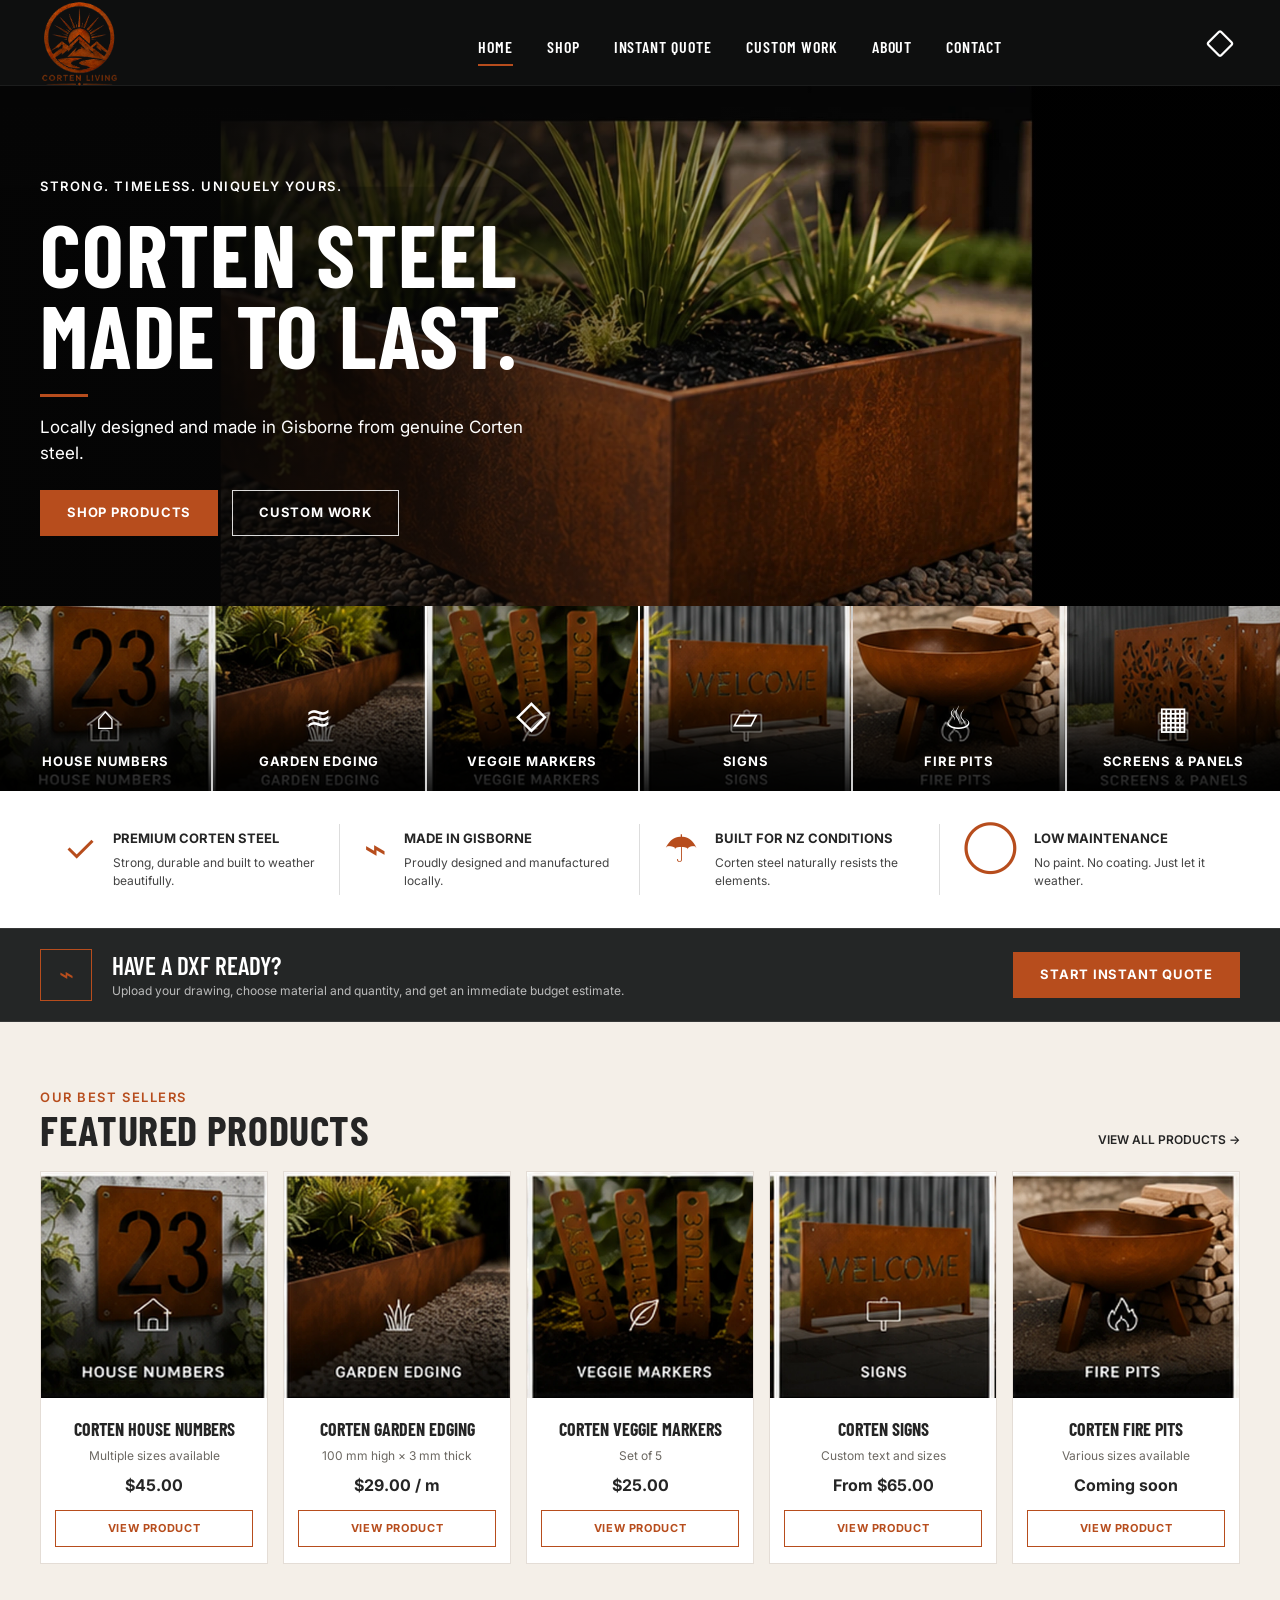
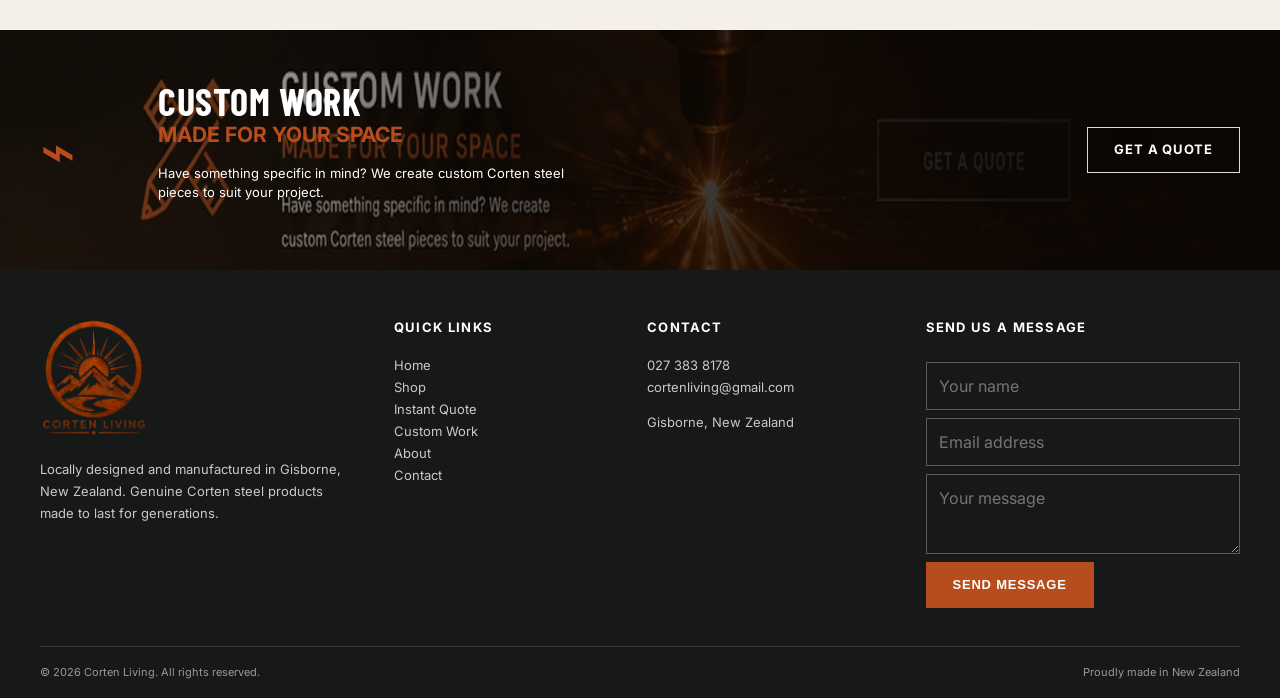
<file: index.html>
<!doctype html>
<html lang="en-NZ">
<head>
  <meta charset="utf-8">
  <meta name="viewport" content="width=device-width, initial-scale=1">
  <meta name="description" content="Corten Living — locally designed Corten steel garden products, house numbers, signs and custom work made in Gisborne, New Zealand.">
  <title>Corten Living | Corten Steel Made to Last</title>
  <link rel="preconnect" href="https://fonts.googleapis.com">
  <link rel="preconnect" href="https://fonts.gstatic.com" crossorigin>
  <link href="https://fonts.googleapis.com/css2?family=Barlow+Condensed:wght@500;600;700&family=Inter:wght@400;500;600&display=swap" rel="stylesheet">
  <link rel="stylesheet" href="styles.css">
  <script defer src="script.js"></script>
</head>
<body>
  <header class="site-header">
    <a class="wordmark" href="index.html" aria-label="Corten Living home">
      <img src="corten-living-logo.png" alt="Corten Living logo" class="site-logo">
    </a>
    <button class="menu-toggle" aria-label="Open menu" aria-expanded="false">☰</button>
    <nav class="site-nav" aria-label="Main navigation"><a class="active" href="index.html">Home</a><a href="shop.html">Shop</a><a href="instant-quote.html">Instant Quote</a><a href="custom-work.html">Custom Work</a><a href="about.html">About</a><a href="contact.html">Contact</a></nav>
    <a class="shop-icon" href="shop.html" aria-label="View shop">▢</a>
  </header>

  <main>
    <section class="hero">
      <div class="hero-shade"></div>
      <div class="hero-content container">
        <p class="eyebrow">Strong. Timeless. Uniquely yours.</p>
        <h1>Corten steel<br>made to last.</h1>
        <span class="accent-line"></span>
        <p class="hero-copy">Locally designed and made in Gisborne from genuine Corten steel.</p>
        <div class="button-row">
          <a class="button button-primary" href="shop.html">Shop Products</a>
          <a class="button button-outline" href="custom-work.html">Custom Work</a>
        </div>
      </div>
    </section>

    <section class="category-strip" aria-label="Product categories">
      <a class="category-card" href="shop.html#house-numbers" style="--image:url('house-numbers.webp')"><span class="category-icon">⌂</span><strong>House Numbers</strong></a>
      <a class="category-card" href="shop.html#garden-edging" style="--image:url('garden-edging.webp')"><span class="category-icon">≋</span><strong>Garden Edging</strong></a>
      <a class="category-card" href="shop.html#veggie-markers" style="--image:url('veggie-markers.webp')"><span class="category-icon">◇</span><strong>Veggie Markers</strong></a>
      <a class="category-card" href="shop.html#signs" style="--image:url('signs.webp')"><span class="category-icon">▱</span><strong>Signs</strong></a>
      <a class="category-card" href="shop.html#fire-pits" style="--image:url('fire-pits.webp')"><span class="category-icon">♨</span><strong>Fire Pits</strong></a>
      <a class="category-card" href="shop.html#screens" style="--image:url('screens-panels.webp')"><span class="category-icon">▦</span><strong>Screens &amp; Panels</strong></a>
    </section>

    <section class="benefits">
      <div class="container benefit-grid">
        <article><span>✓</span><div><h3>Premium Corten Steel</h3><p>Strong, durable and built to weather beautifully.</p></div></article>
        <article><span>⌁</span><div><h3>Made in Gisborne</h3><p>Proudly designed and manufactured locally.</p></div></article>
        <article><span>☂</span><div><h3>Built for NZ Conditions</h3><p>Corten steel naturally resists the elements.</p></div></article>
        <article><span>◯</span><div><h3>Low Maintenance</h3><p>No paint. No coating. Just let it weather.</p></div></article>
      </div>
    </section>

    <section class="quote-banner">
      <div class="container quote-banner-inner">
        <div class="quote-banner-icon" aria-hidden="true">⌁</div>
        <div><h2>Have a DXF ready?</h2><p>Upload your drawing, choose material and quantity, and get an immediate budget estimate.</p></div>
        <a class="button button-primary" href="instant-quote.html">Start Instant Quote</a>
      </div>
    </section>

    <section class="featured section-pad">
      <div class="container">
        <div class="section-heading">
          <div><p class="eyebrow rust">Our best sellers</p><h2>Featured Products</h2></div>
          <a class="text-link" href="shop.html">View all products →</a>
        </div>
        <div class="product-grid">
          <article class="product-card"><img src="house-numbers.webp" alt="Corten house number plaque"><div class="product-info"><h3>Corten House Numbers</h3><p>Multiple sizes available</p><strong>$45.00</strong><a class="button button-small" href="shop.html#house-numbers">View Product</a></div></article>
          <article class="product-card"><img src="garden-edging.webp" alt="Corten garden edging"><div class="product-info"><h3>Corten Garden Edging</h3><p>100 mm high × 3 mm thick</p><strong>$29.00 / m</strong><a class="button button-small" href="shop.html#garden-edging">View Product</a></div></article>
          <article class="product-card"><img src="veggie-markers.webp" alt="Corten vegetable garden markers"><div class="product-info"><h3>Corten Veggie Markers</h3><p>Set of 5</p><strong>$25.00</strong><a class="button button-small" href="shop.html#veggie-markers">View Product</a></div></article>
          <article class="product-card"><img src="signs.webp" alt="Custom Corten welcome sign"><div class="product-info"><h3>Corten Signs</h3><p>Custom text and sizes</p><strong>From $65.00</strong><a class="button button-small" href="shop.html#signs">View Product</a></div></article>
          <article class="product-card"><img src="fire-pits.webp" alt="Corten steel fire pit"><div class="product-info"><h3>Corten Fire Pits</h3><p>Various sizes available</p><strong>Coming soon</strong><a class="button button-small" href="shop.html#fire-pits">View Product</a></div></article>
        </div>
      </div>
    </section>

    <section class="custom-cta">
      <div class="custom-cta-shade"></div>
      <div class="container custom-cta-inner">
        <div class="custom-symbol">⌁</div>
        <div><h2>Custom Work</h2><h3>Made for your space</h3><p>Have something specific in mind? We create custom Corten steel pieces to suit your project.</p></div>
        <a class="button button-outline" href="custom-work.html">Get a Quote</a>
      </div>
    </section>
  </main>

  <footer class="site-footer">
    <div class="container footer-grid">
      <div><a class="wordmark footer-logo" href="index.html"><img src="corten-living-logo.png" alt="Corten Living logo" class="site-logo"></a><p>Locally designed and manufactured in Gisborne, New Zealand. Genuine Corten steel products made to last for generations.</p></div>
      <div><h3>Quick Links</h3><a href="index.html">Home</a><a href="shop.html">Shop</a><a href="instant-quote.html">Instant Quote</a><a href="custom-work.html">Custom Work</a><a href="about.html">About</a><a href="contact.html">Contact</a></div>
      <div><h3>Contact</h3><a href="tel:+64273838178">027 383 8178</a><a href="mailto:cortenliving@gmail.com">cortenliving@gmail.com</a><p>Gisborne, New Zealand</p></div>
      <form class="footer-form contact-form"><h3>Send us a message</h3><input name="name" placeholder="Your name" required><input name="email" type="email" placeholder="Email address" required><textarea name="message" placeholder="Your message" required></textarea><button class="button button-primary" type="submit">Send Message</button></form>
    </div>
    <div class="container footer-bottom"><span>© <span class="current-year"></span> Corten Living. All rights reserved.</span><span>Proudly made in New Zealand</span></div>
  </footer>
</body>
</html>
</file>
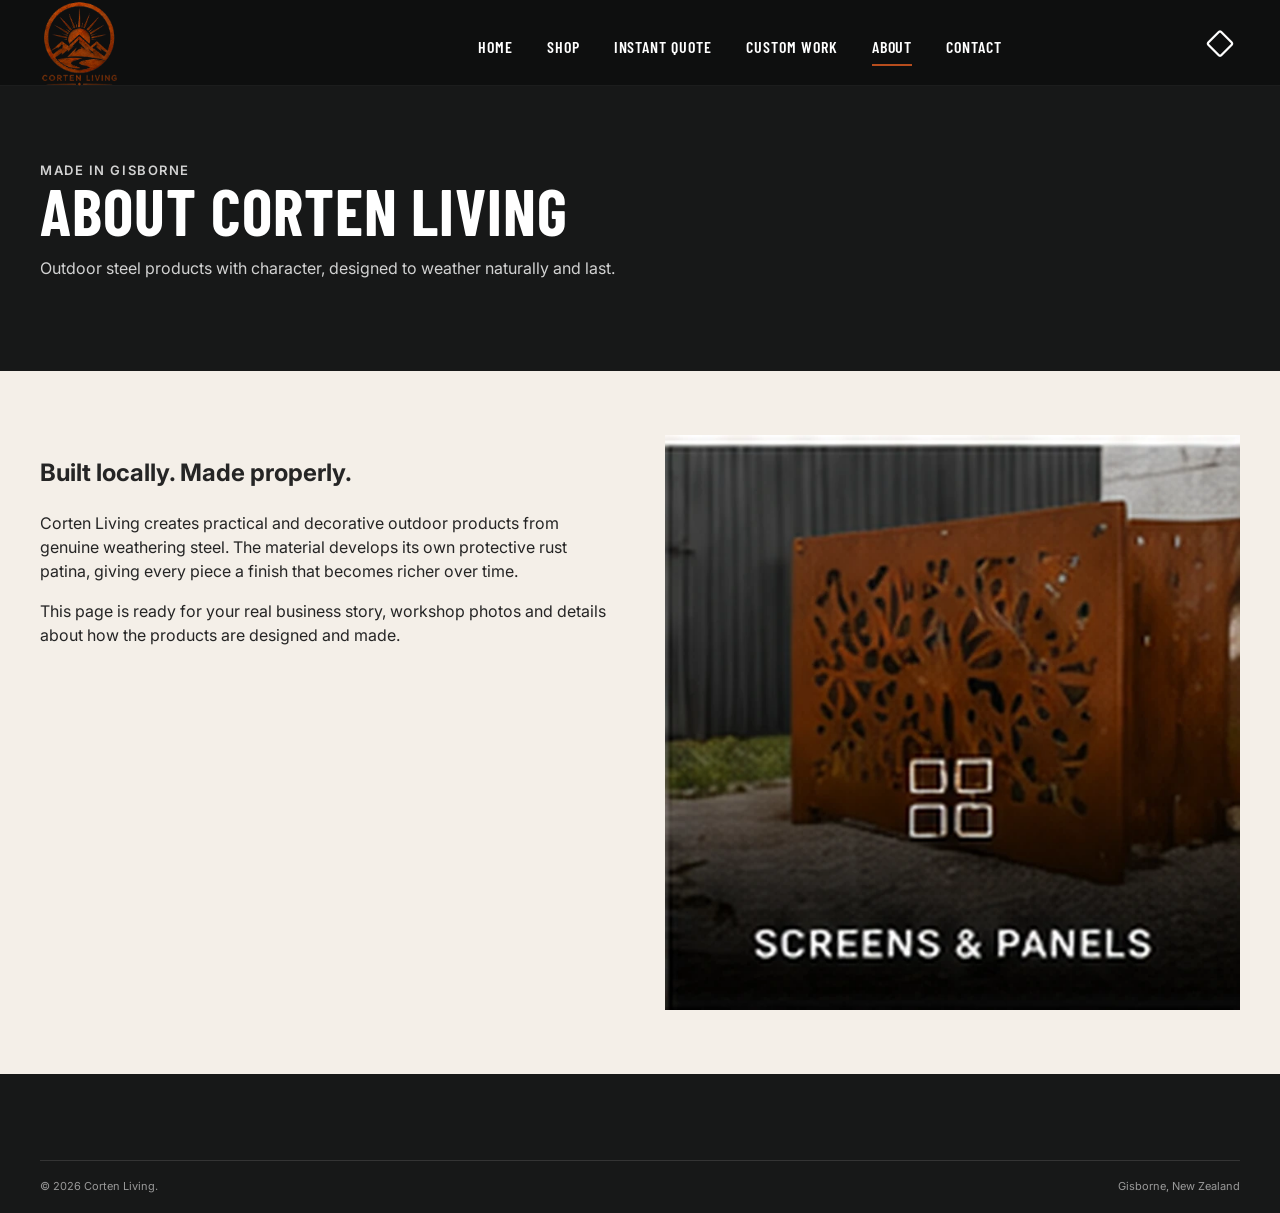
<file: about.html>
<!doctype html><html lang="en-NZ"><head><meta charset="utf-8"><meta name="viewport" content="width=device-width,initial-scale=1"><title>About | Corten Living</title><link rel="preconnect" href="https://fonts.googleapis.com"><link rel="preconnect" href="https://fonts.gstatic.com" crossorigin><link href="https://fonts.googleapis.com/css2?family=Barlow+Condensed:wght@500;600;700&family=Inter:wght@400;500;600&display=swap" rel="stylesheet"><link rel="stylesheet" href="styles.css"><script defer src="script.js"></script></head><body>
<header class="site-header"><a class="wordmark" href="index.html"><img src="corten-living-logo.png" alt="Corten Living logo" class="site-logo"></a><button class="menu-toggle" aria-label="Open menu" aria-expanded="false">☰</button><nav class="site-nav" aria-label="Main navigation"><a href="index.html">Home</a><a href="shop.html">Shop</a><a href="instant-quote.html">Instant Quote</a><a href="custom-work.html">Custom Work</a><a class="active" href="about.html">About</a><a href="contact.html">Contact</a></nav><a class="shop-icon" href="shop.html">▢</a></header>
<section class="page-hero"><div class="container"><p class="eyebrow rust">Made in Gisborne</p><h1>About Corten Living</h1><p>Outdoor steel products with character, designed to weather naturally and last.</p></div></section>
<main class="content-section"><div class="container content-grid"><div><h2>Built locally. Made properly.</h2><p>Corten Living creates practical and decorative outdoor products from genuine weathering steel. The material develops its own protective rust patina, giving every piece a finish that becomes richer over time.</p><p>This page is ready for your real business story, workshop photos and details about how the products are designed and made.</p></div><img src="screens-panels.webp" alt="Corten decorative outdoor screen"></div></main>
<footer class="site-footer"><div class="container footer-bottom"><span>© <span class="current-year"></span> Corten Living.</span><span>Gisborne, New Zealand</span></div></footer></body></html>
</file>
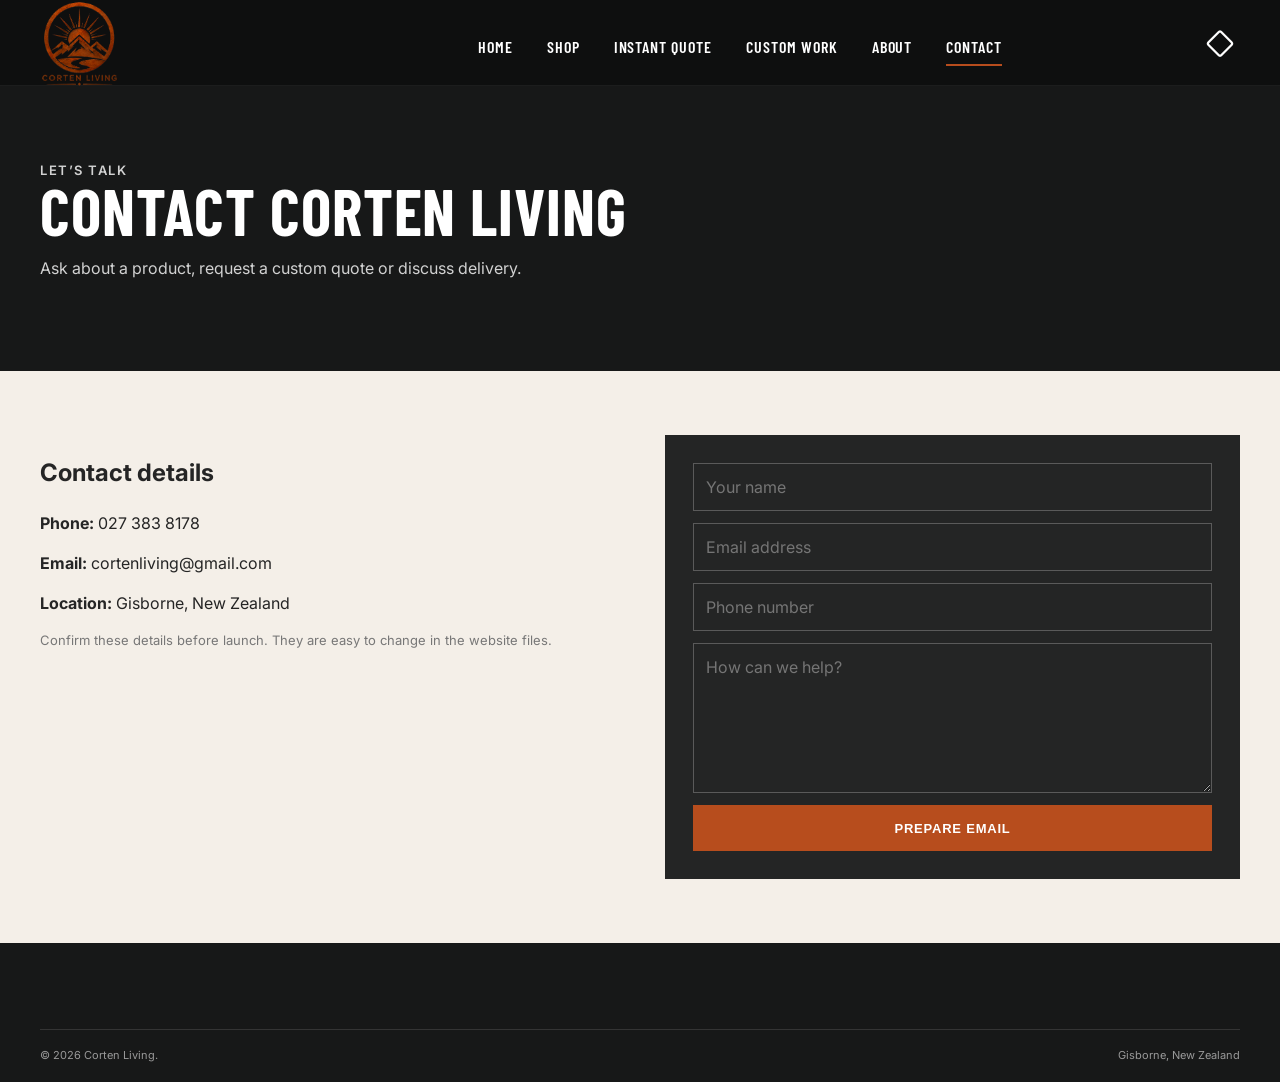
<file: contact.html>
<!doctype html><html lang="en-NZ"><head><meta charset="utf-8"><meta name="viewport" content="width=device-width,initial-scale=1"><title>Contact | Corten Living</title><link rel="preconnect" href="https://fonts.googleapis.com"><link rel="preconnect" href="https://fonts.gstatic.com" crossorigin><link href="https://fonts.googleapis.com/css2?family=Barlow+Condensed:wght@500;600;700&family=Inter:wght@400;500;600&display=swap" rel="stylesheet"><link rel="stylesheet" href="styles.css"><script defer src="script.js"></script></head><body>
<header class="site-header"><a class="wordmark" href="index.html"><img src="corten-living-logo.png" alt="Corten Living logo" class="site-logo"></a><button class="menu-toggle" aria-label="Open menu" aria-expanded="false">☰</button><nav class="site-nav" aria-label="Main navigation"><a href="index.html">Home</a><a href="shop.html">Shop</a><a href="instant-quote.html">Instant Quote</a><a href="custom-work.html">Custom Work</a><a href="about.html">About</a><a class="active" href="contact.html">Contact</a></nav><a class="shop-icon" href="shop.html">▢</a></header>
<section class="page-hero"><div class="container"><p class="eyebrow rust">Let’s talk</p><h1>Contact Corten Living</h1><p>Ask about a product, request a custom quote or discuss delivery.</p></div></section>
<main class="content-section"><div class="container content-grid"><div><h2>Contact details</h2><p><strong>Phone:</strong> <a href="tel:+64273838178">027 383 8178</a></p><p><strong>Email:</strong> <a href="mailto:cortenliving@gmail.com">cortenliving@gmail.com</a></p><p><strong>Location:</strong> Gisborne, New Zealand</p><p class="notice">Confirm these details before launch. They are easy to change in the website files.</p></div><form class="page-form contact-form"><input name="name" placeholder="Your name" required><input name="email" type="email" placeholder="Email address" required><input name="phone" placeholder="Phone number"><textarea name="message" placeholder="How can we help?" required></textarea><button class="button button-primary" type="submit">Prepare Email</button></form></div></main>
<footer class="site-footer"><div class="container footer-bottom"><span>© <span class="current-year"></span> Corten Living.</span><span>Gisborne, New Zealand</span></div></footer></body></html>
</file>
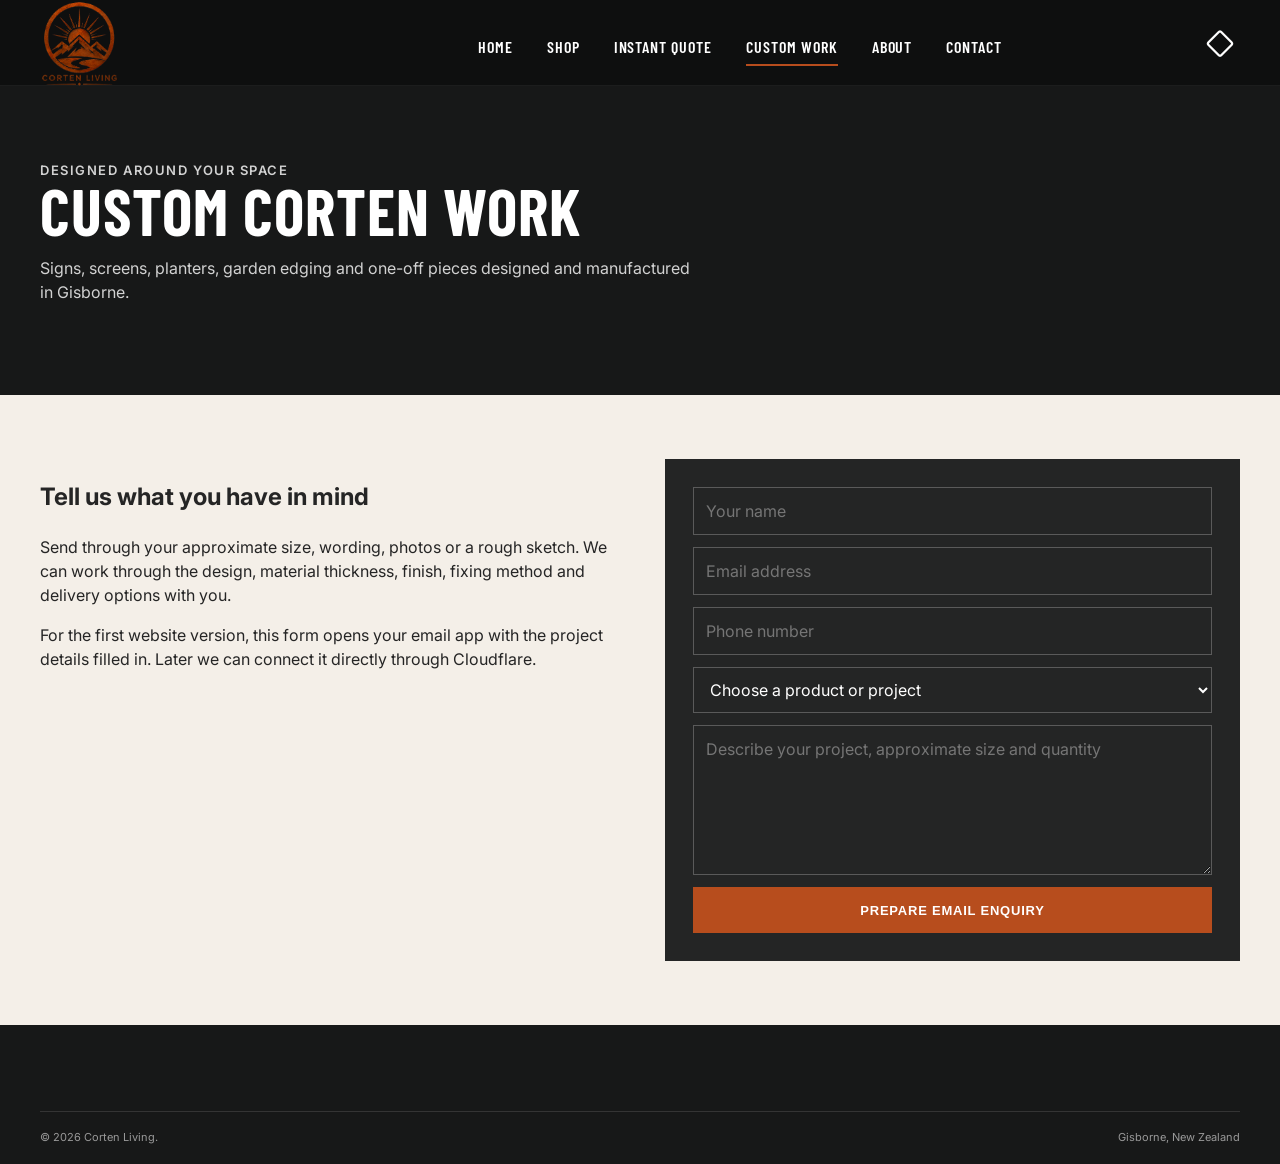
<file: custom-work.html>
<!doctype html><html lang="en-NZ"><head><meta charset="utf-8"><meta name="viewport" content="width=device-width,initial-scale=1"><title>Custom Work | Corten Living</title><link rel="preconnect" href="https://fonts.googleapis.com"><link rel="preconnect" href="https://fonts.gstatic.com" crossorigin><link href="https://fonts.googleapis.com/css2?family=Barlow+Condensed:wght@500;600;700&family=Inter:wght@400;500;600&display=swap" rel="stylesheet"><link rel="stylesheet" href="styles.css"><script defer src="script.js"></script></head><body>
<header class="site-header"><a class="wordmark" href="index.html"><img src="corten-living-logo.png" alt="Corten Living logo" class="site-logo"></a><button class="menu-toggle" aria-label="Open menu" aria-expanded="false">☰</button><nav class="site-nav" aria-label="Main navigation"><a href="index.html">Home</a><a href="shop.html">Shop</a><a href="instant-quote.html">Instant Quote</a><a class="active" href="custom-work.html">Custom Work</a><a href="about.html">About</a><a href="contact.html">Contact</a></nav><a class="shop-icon" href="shop.html">▢</a></header>
<section class="page-hero"><div class="container"><p class="eyebrow rust">Designed around your space</p><h1>Custom Corten work</h1><p>Signs, screens, planters, garden edging and one-off pieces designed and manufactured in Gisborne.</p></div></section>
<main class="content-section"><div class="container content-grid"><div><h2>Tell us what you have in mind</h2><p>Send through your approximate size, wording, photos or a rough sketch. We can work through the design, material thickness, finish, fixing method and delivery options with you.</p><p>For the first website version, this form opens your email app with the project details filled in. Later we can connect it directly through Cloudflare.</p></div><form class="page-form contact-form"><input name="name" placeholder="Your name" required><input name="email" type="email" placeholder="Email address" required><input name="phone" placeholder="Phone number"><select name="category"><option value="">Choose a product or project</option><option>Sign</option><option>House number</option><option>Garden edging</option><option>Planter</option><option>Screen or panel</option><option>Other custom work</option></select><textarea name="message" placeholder="Describe your project, approximate size and quantity" required></textarea><button class="button button-primary" type="submit">Prepare Email Enquiry</button></form></div></main>
<footer class="site-footer"><div class="container footer-bottom"><span>© <span class="current-year"></span> Corten Living.</span><span>Gisborne, New Zealand</span></div></footer></body></html>
</file>
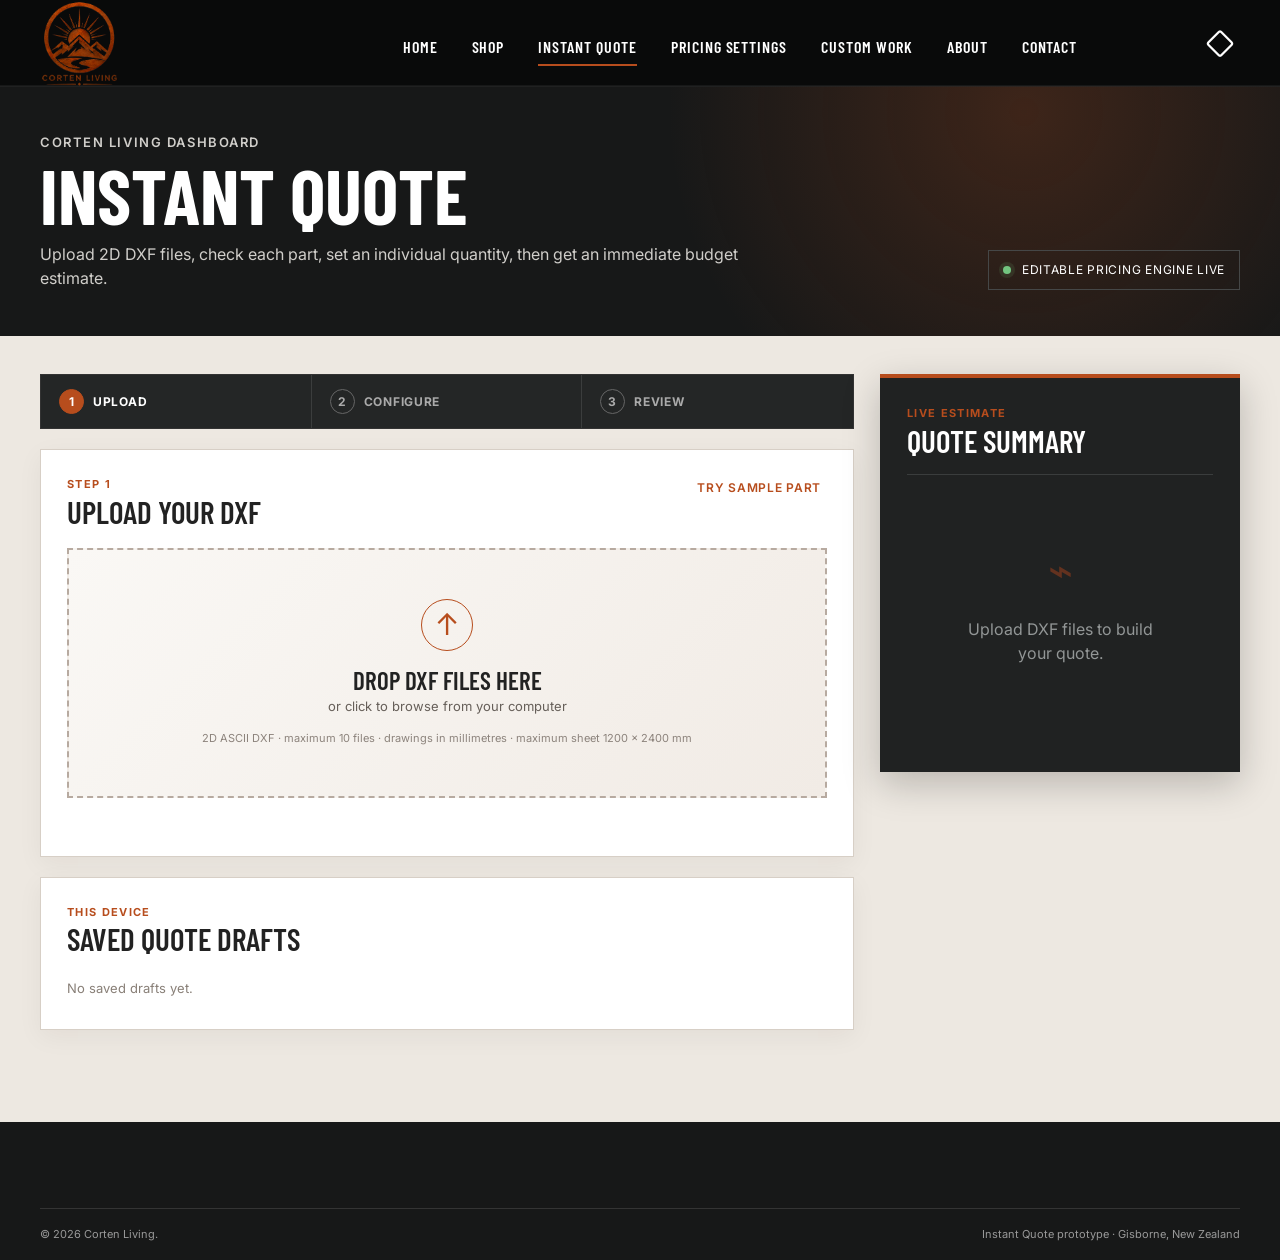
<file: instant-quote.html>
<!doctype html>
<html lang="en-NZ">
<head>
  <meta charset="utf-8">
  <meta name="viewport" content="width=device-width,initial-scale=1">
  <meta name="description" content="Upload a DXF and create an instant laser-cutting estimate with Corten Living.">
  <title>Instant Quote | Corten Living</title>
  <link rel="preconnect" href="https://fonts.googleapis.com">
  <link rel="preconnect" href="https://fonts.gstatic.com" crossorigin>
  <link href="https://fonts.googleapis.com/css2?family=Barlow+Condensed:wght@500;600;700&family=Inter:wght@400;500;600&display=swap" rel="stylesheet">
  <link rel="stylesheet" href="styles.css">
  <link rel="stylesheet" href="instant-quote.css">
  <script defer src="script.js"></script>
  <script defer src="pricing-config.js"></script>
  <script defer src="instant-quote.js"></script>
</head>
<body class="quote-page">
  <header class="site-header">
    <a class="wordmark" href="index.html" aria-label="Corten Living home"><img src="corten-living-logo.png" alt="Corten Living logo" class="site-logo"></a>
    <button class="menu-toggle" aria-label="Open menu" aria-expanded="false">☰</button>
    <nav class="site-nav" aria-label="Main navigation">
      <a href="index.html">Home</a>
      <a href="shop.html">Shop</a>
      <a class="active quote-nav-link" href="instant-quote.html">Instant Quote</a>
      <a href="pricing-settings.html">Pricing Settings</a>
      <a href="custom-work.html">Custom Work</a>
      <a href="about.html">About</a>
      <a href="contact.html">Contact</a>
    </nav>
    <a class="shop-icon" href="shop.html" aria-label="View shop">▢</a>
  </header>

  <main>
    <section class="quote-hero">
      <div class="container quote-hero-inner">
        <div>
          <p class="eyebrow rust">Corten Living dashboard</p>
          <h1>Instant Quote</h1>
          <p>Upload 2D DXF files, check each part, set an individual quantity, then get an immediate budget estimate.</p>
        </div>
        <div class="quote-status"><span></span> Editable pricing engine live</div>
      </div>
    </section>

    <section class="quote-workspace">
      <div class="container quote-layout">
        <div class="quote-main">
          <ol class="quote-steps" aria-label="Quote progress">
            <li class="active"><span>1</span>Upload</li>
            <li><span>2</span>Configure</li>
            <li><span>3</span>Review</li>
          </ol>

          <section class="quote-panel upload-panel" aria-labelledby="upload-title">
            <div class="panel-heading">
              <div><p class="panel-kicker">Step 1</p><h2 id="upload-title">Upload your DXF</h2></div>
              <button class="text-button" id="load-sample" type="button">Try sample part</button>
            </div>
            <label class="drop-zone" id="drop-zone" for="dxf-input">
              <input id="dxf-input" type="file" accept=".dxf,text/plain" multiple hidden>
              <span class="upload-mark" aria-hidden="true">↑</span>
              <strong>Drop DXF files here</strong>
              <span>or click to browse from your computer</span>
              <small>2D ASCII DXF · maximum 10 files · drawings in millimetres · <span id="sheet-limit-text">maximum sheet 1200 × 2400 mm</span></small>
            </label>
            <div class="upload-message" id="upload-message" role="status"></div>
          </section>

          <section class="quote-panel part-panel" id="part-panel" aria-labelledby="part-title" hidden>
            <div class="panel-heading">
              <div><p class="panel-kicker">Geometry check</p><h2 id="part-title">Your parts</h2></div>
              <button class="text-button danger" id="clear-parts" type="button">Clear all</button>
            </div>
            <div class="part-tabs" id="part-tabs" role="tablist"></div>
            <div class="part-detail-grid">
              <div class="drawing-preview">
                <div class="preview-toolbar"><span id="preview-filename">DXF preview</span><span>Not for production</span></div>
                <svg id="dxf-preview" viewBox="0 0 720 440" role="img" aria-label="Uploaded DXF geometry preview"></svg>
              </div>
              <dl class="geometry-stats">
                <div><dt>Width</dt><dd id="stat-width">—</dd></div>
                <div><dt>Height</dt><dd id="stat-height">—</dd></div>
                <div><dt>Cut length</dt><dd id="stat-cut-length">—</dd></div>
                <div><dt>Estimated pierces</dt><dd id="stat-pierces">—</dd></div>
                <div><dt>Entities read</dt><dd id="stat-entities">—</dd></div>
                <div><dt>Drawing units</dt><dd>mm</dd></div>
                <div><dt>Sheet fit</dt><dd id="stat-sheet-fit">—</dd></div>
              </dl>
            </div>
            <div class="geometry-warning" id="geometry-warning" hidden></div>
          </section>

          <section class="quote-panel configuration-panel" id="configuration-panel" aria-labelledby="configuration-title" hidden>
            <div class="panel-heading"><div><p class="panel-kicker">Step 2</p><h2 id="configuration-title">Configure the job</h2></div><a class="text-button settings-link" href="pricing-settings.html">Edit pricing settings →</a></div>
            <div class="form-grid">
              <label><span>Material</span><select id="material-select"></select></label>
              <label><span>Thickness</span><select id="thickness-select"></select></label>
              <label><span>Required by</span><select id="lead-time-select"><option value="standard">Standard · 7–10 working days</option><option value="priority">Priority · 3–5 working days</option></select></label>
            </div>
            <label class="notes-field"><span>Job notes <em>optional</em></span><textarea id="job-notes" placeholder="Finish, tolerances, folding details, delivery notes or anything else we should know"></textarea></label>
          </section>

          <section class="saved-quotes quote-panel" aria-labelledby="saved-title">
            <div class="panel-heading"><div><p class="panel-kicker">This device</p><h2 id="saved-title">Saved quote drafts</h2></div></div>
            <div id="saved-quote-list" class="saved-quote-list"><p class="empty-state">No saved drafts yet.</p></div>
          </section>
        </div>

        <aside class="quote-summary" aria-labelledby="summary-title">
          <div class="summary-top"><p class="panel-kicker">Live estimate</p><h2 id="summary-title">Quote summary</h2></div>
          <div class="summary-placeholder" id="summary-placeholder"><span>⌁</span><p>Upload DXF files to build your quote.</p></div>
          <div id="summary-content" hidden>
            <div class="summary-selection">
              <strong id="summary-material">—</strong>
              <span id="summary-count">—</span>
            </div>
            <div class="quote-item-list" id="quote-item-list" aria-label="DXF files in this quote"></div>
            <div class="summary-subtotal"><span>Parts subtotal</span><strong id="summary-subtotal">$0.00</strong></div>
            <div class="summary-gst"><span>GST (15%)</span><span id="summary-gst">$0.00</span></div>
            <div class="summary-total"><span>Estimated total</span><strong id="summary-total">$0.00</strong></div>
            <p class="review-flag" id="review-flag" hidden>Manual review is required before this price can be confirmed.</p>
            <button class="button button-primary summary-button" id="save-quote" type="button">Save Quote Draft</button>
            <button class="button summary-button email-button" id="email-quote" type="button">Email Quote Details</button>
            <button class="button summary-button disabled-button" type="button" disabled>Checkout · coming next</button>
            <p class="estimate-note">Budget estimate only. Pricing comes from this browser’s Pricing Settings. Final pricing depends on DXF quality, material availability, tolerances, manufacturability and delivery. No file is uploaded to a server in this prototype.</p>
          </div>
        </aside>
      </div>
    </section>
  </main>

  <footer class="site-footer">
    <div class="container footer-bottom"><span>© <span class="current-year"></span> Corten Living.</span><span>Instant Quote prototype · Gisborne, New Zealand</span></div>
  </footer>
</body>
</html>
</file>
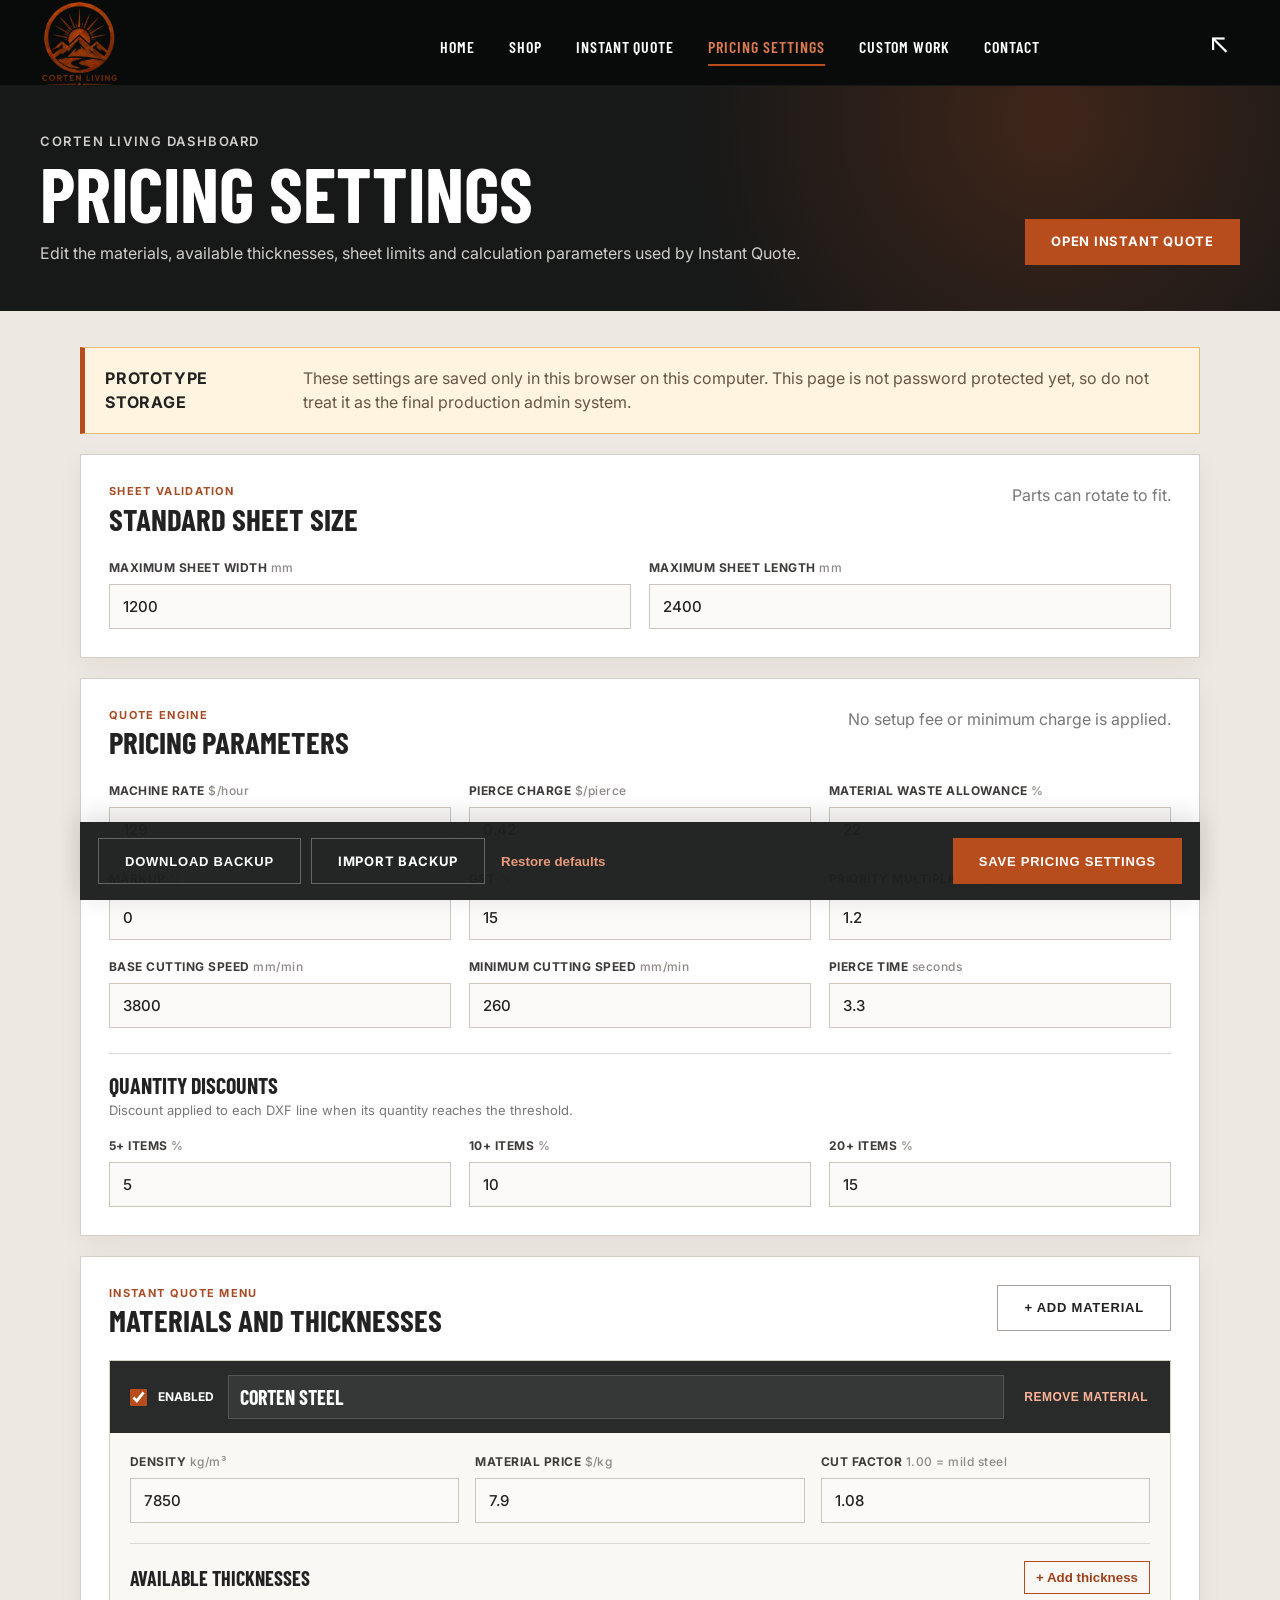
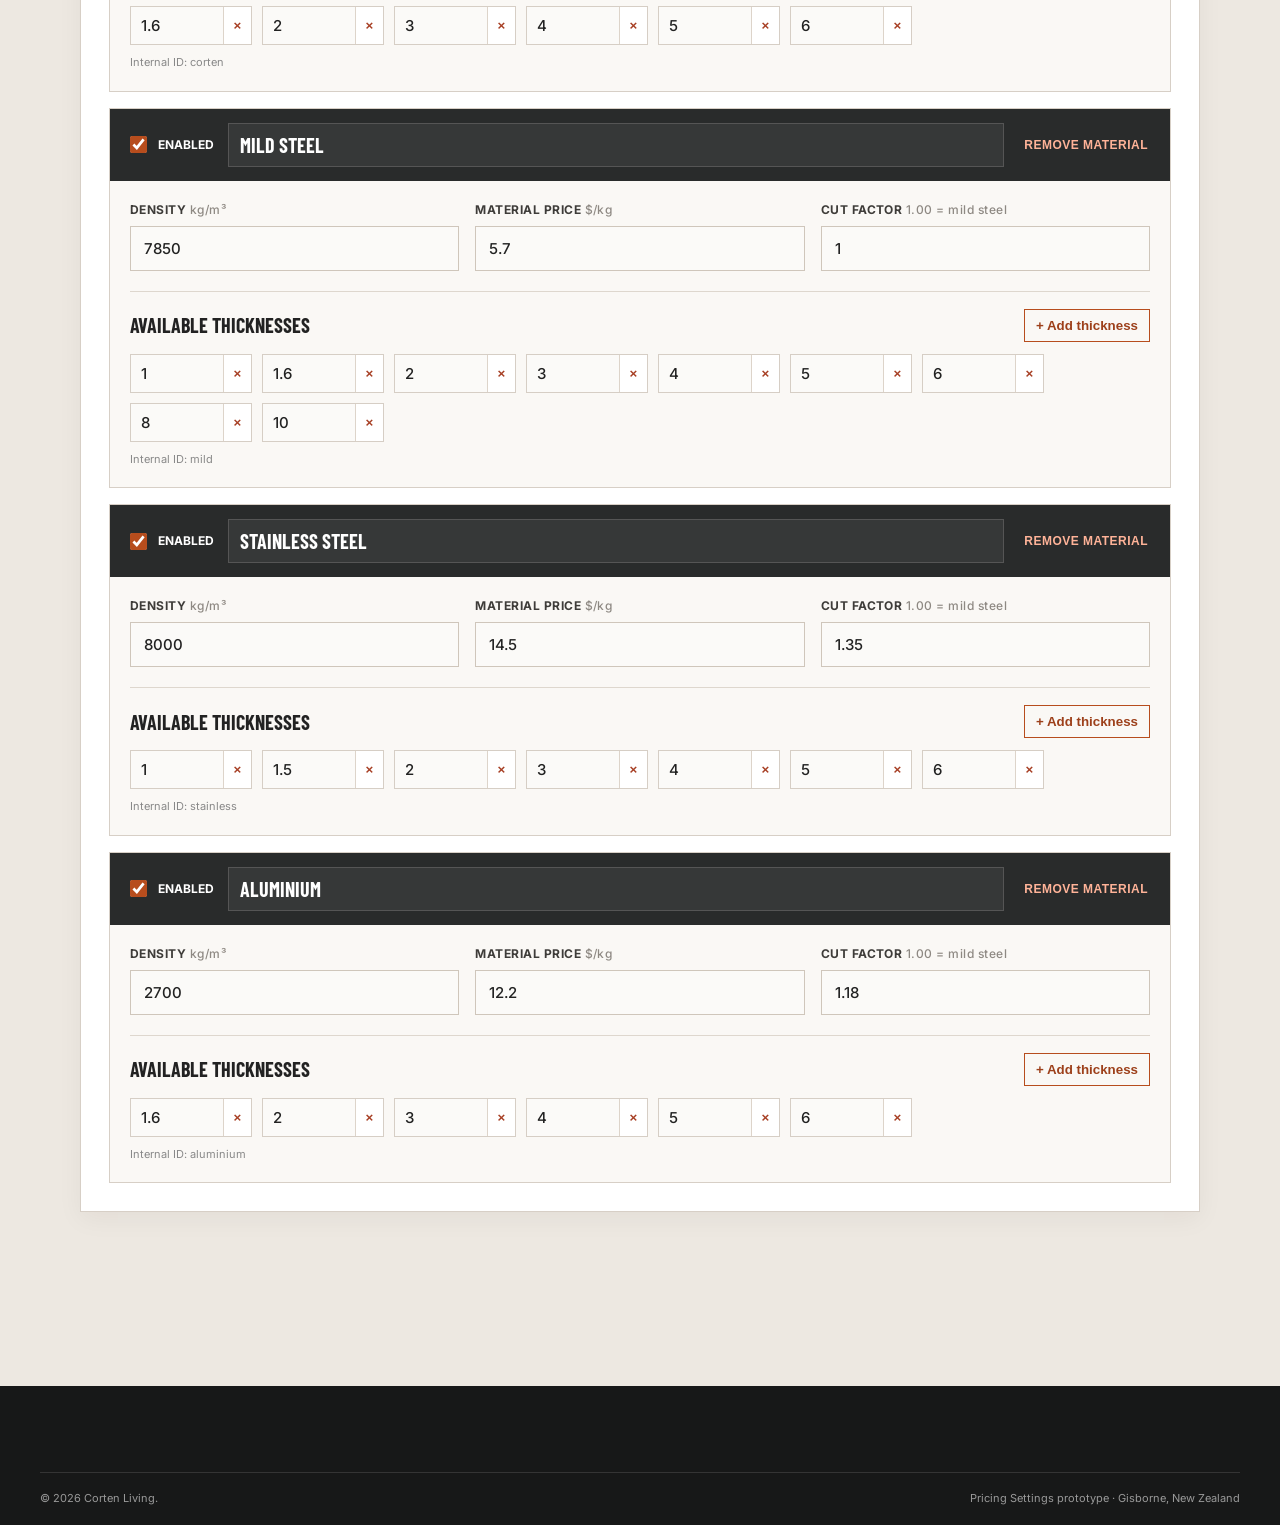
<file: pricing-settings.html>
<!doctype html>
<html lang="en-NZ">
<head>
  <meta charset="utf-8">
  <meta name="viewport" content="width=device-width,initial-scale=1">
  <meta name="description" content="Manage Corten Living Instant Quote materials, thicknesses and pricing parameters.">
  <title>Pricing Settings | Corten Living</title>
  <link rel="preconnect" href="https://fonts.googleapis.com">
  <link rel="preconnect" href="https://fonts.gstatic.com" crossorigin>
  <link href="https://fonts.googleapis.com/css2?family=Barlow+Condensed:wght@500;600;700&family=Inter:wght@400;500;600&display=swap" rel="stylesheet">
  <link rel="stylesheet" href="styles.css">
  <link rel="stylesheet" href="pricing-settings.css">
  <script defer src="script.js"></script>
  <script defer src="pricing-config.js"></script>
  <script defer src="pricing-settings.js"></script>
</head>
<body class="settings-page">
  <header class="site-header">
    <a class="wordmark" href="index.html" aria-label="Corten Living home"><img src="corten-living-logo.png" alt="Corten Living logo" class="site-logo"></a>
    <button class="menu-toggle" aria-label="Open menu" aria-expanded="false">☰</button>
    <nav class="site-nav" aria-label="Main navigation">
      <a href="index.html">Home</a>
      <a href="shop.html">Shop</a>
      <a href="instant-quote.html">Instant Quote</a>
      <a class="active quote-nav-link" href="pricing-settings.html">Pricing Settings</a>
      <a href="custom-work.html">Custom Work</a>
      <a href="contact.html">Contact</a>
    </nav>
    <a class="shop-icon" href="instant-quote.html" aria-label="Return to Instant Quote">←</a>
  </header>

  <main>
    <section class="settings-hero">
      <div class="container settings-hero-inner">
        <div>
          <p class="eyebrow rust">Corten Living dashboard</p>
          <h1>Pricing Settings</h1>
          <p>Edit the materials, available thicknesses, sheet limits and calculation parameters used by Instant Quote.</p>
        </div>
        <a class="button button-primary" href="instant-quote.html">Open Instant Quote</a>
      </div>
    </section>

    <section class="settings-workspace">
      <div class="container settings-shell">
        <div class="local-warning">
          <strong>Prototype storage</strong>
          <span>These settings are saved only in this browser on this computer. This page is not password protected yet, so do not treat it as the final production admin system.</span>
        </div>

        <form id="pricing-form" novalidate>
          <section class="settings-card">
            <div class="card-heading">
              <div><p class="panel-kicker">Sheet validation</p><h2>Standard sheet size</h2></div>
              <p>Parts can rotate to fit.</p>
            </div>
            <div class="settings-grid two-column">
              <label><span>Maximum sheet width <em>mm</em></span><input id="sheet-width" type="number" min="1" step="1" required></label>
              <label><span>Maximum sheet length <em>mm</em></span><input id="sheet-length" type="number" min="1" step="1" required></label>
            </div>
          </section>

          <section class="settings-card">
            <div class="card-heading">
              <div><p class="panel-kicker">Quote engine</p><h2>Pricing parameters</h2></div>
              <p>No setup fee or minimum charge is applied.</p>
            </div>
            <div class="settings-grid">
              <label><span>Machine rate <em>$/hour</em></span><input id="machine-rate" type="number" min="0" step="0.01" required></label>
              <label><span>Pierce charge <em>$/pierce</em></span><input id="pierce-price" type="number" min="0" step="0.01" required></label>
              <label><span>Material waste allowance <em>%</em></span><input id="waste-percent" type="number" min="0" step="0.1" required></label>
              <label><span>Markup <em>%</em></span><input id="markup-percent" type="number" min="0" step="0.1" required></label>
              <label><span>GST <em>%</em></span><input id="gst-percent" type="number" min="0" step="0.1" required></label>
              <label><span>Priority multiplier <em>e.g. 1.20</em></span><input id="priority-multiplier" type="number" min="0.01" step="0.01" required></label>
              <label><span>Base cutting speed <em>mm/min</em></span><input id="base-cut-speed" type="number" min="1" step="1" required></label>
              <label><span>Minimum cutting speed <em>mm/min</em></span><input id="minimum-cut-speed" type="number" min="1" step="1" required></label>
              <label><span>Pierce time <em>seconds</em></span><input id="pierce-time" type="number" min="0" step="0.1" required></label>
            </div>
            <div class="discount-heading"><h3>Quantity discounts</h3><p>Discount applied to each DXF line when its quantity reaches the threshold.</p></div>
            <div class="settings-grid three-column">
              <label><span>5+ items <em>%</em></span><input id="discount-5" type="number" min="0" max="100" step="0.1" required></label>
              <label><span>10+ items <em>%</em></span><input id="discount-10" type="number" min="0" max="100" step="0.1" required></label>
              <label><span>20+ items <em>%</em></span><input id="discount-20" type="number" min="0" max="100" step="0.1" required></label>
            </div>
          </section>

          <section class="settings-card materials-card">
            <div class="card-heading materials-heading">
              <div><p class="panel-kicker">Instant Quote menu</p><h2>Materials and thicknesses</h2></div>
              <button class="button outline-button" id="add-material" type="button">+ Add material</button>
            </div>
            <div id="materials-list" class="materials-list"></div>
          </section>

          <div class="settings-actions">
            <div class="backup-actions">
              <button class="button outline-button" id="export-settings" type="button">Download backup</button>
              <label class="button outline-button import-button" for="import-settings">Import backup</label>
              <input id="import-settings" type="file" accept="application/json,.json" hidden>
              <button class="text-button danger" id="reset-settings" type="button">Restore defaults</button>
            </div>
            <div class="save-actions">
              <span id="save-status" role="status"></span>
              <button class="button button-primary" type="submit">Save pricing settings</button>
            </div>
          </div>
        </form>
      </div>
    </section>
  </main>

  <footer class="site-footer">
    <div class="container footer-bottom"><span>© <span class="current-year"></span> Corten Living.</span><span>Pricing Settings prototype · Gisborne, New Zealand</span></div>
  </footer>
</body>
</html>
</file>
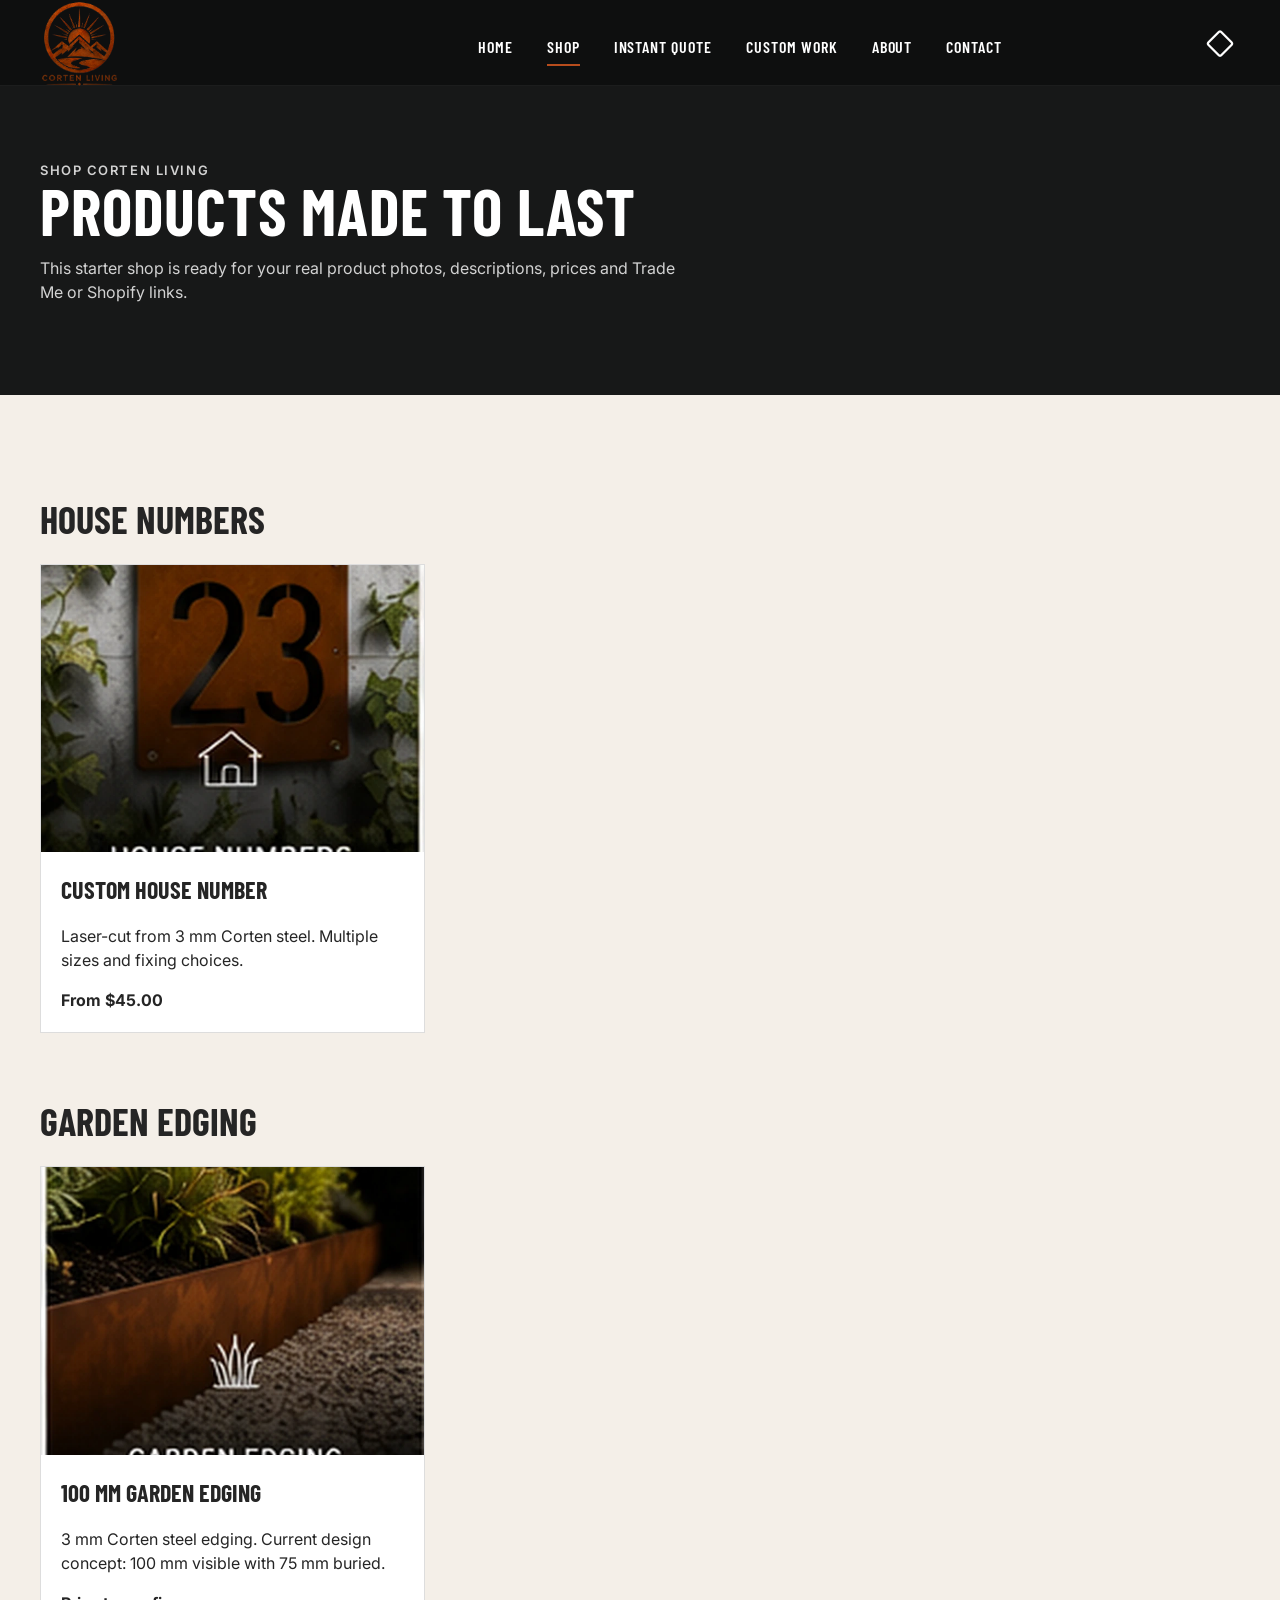
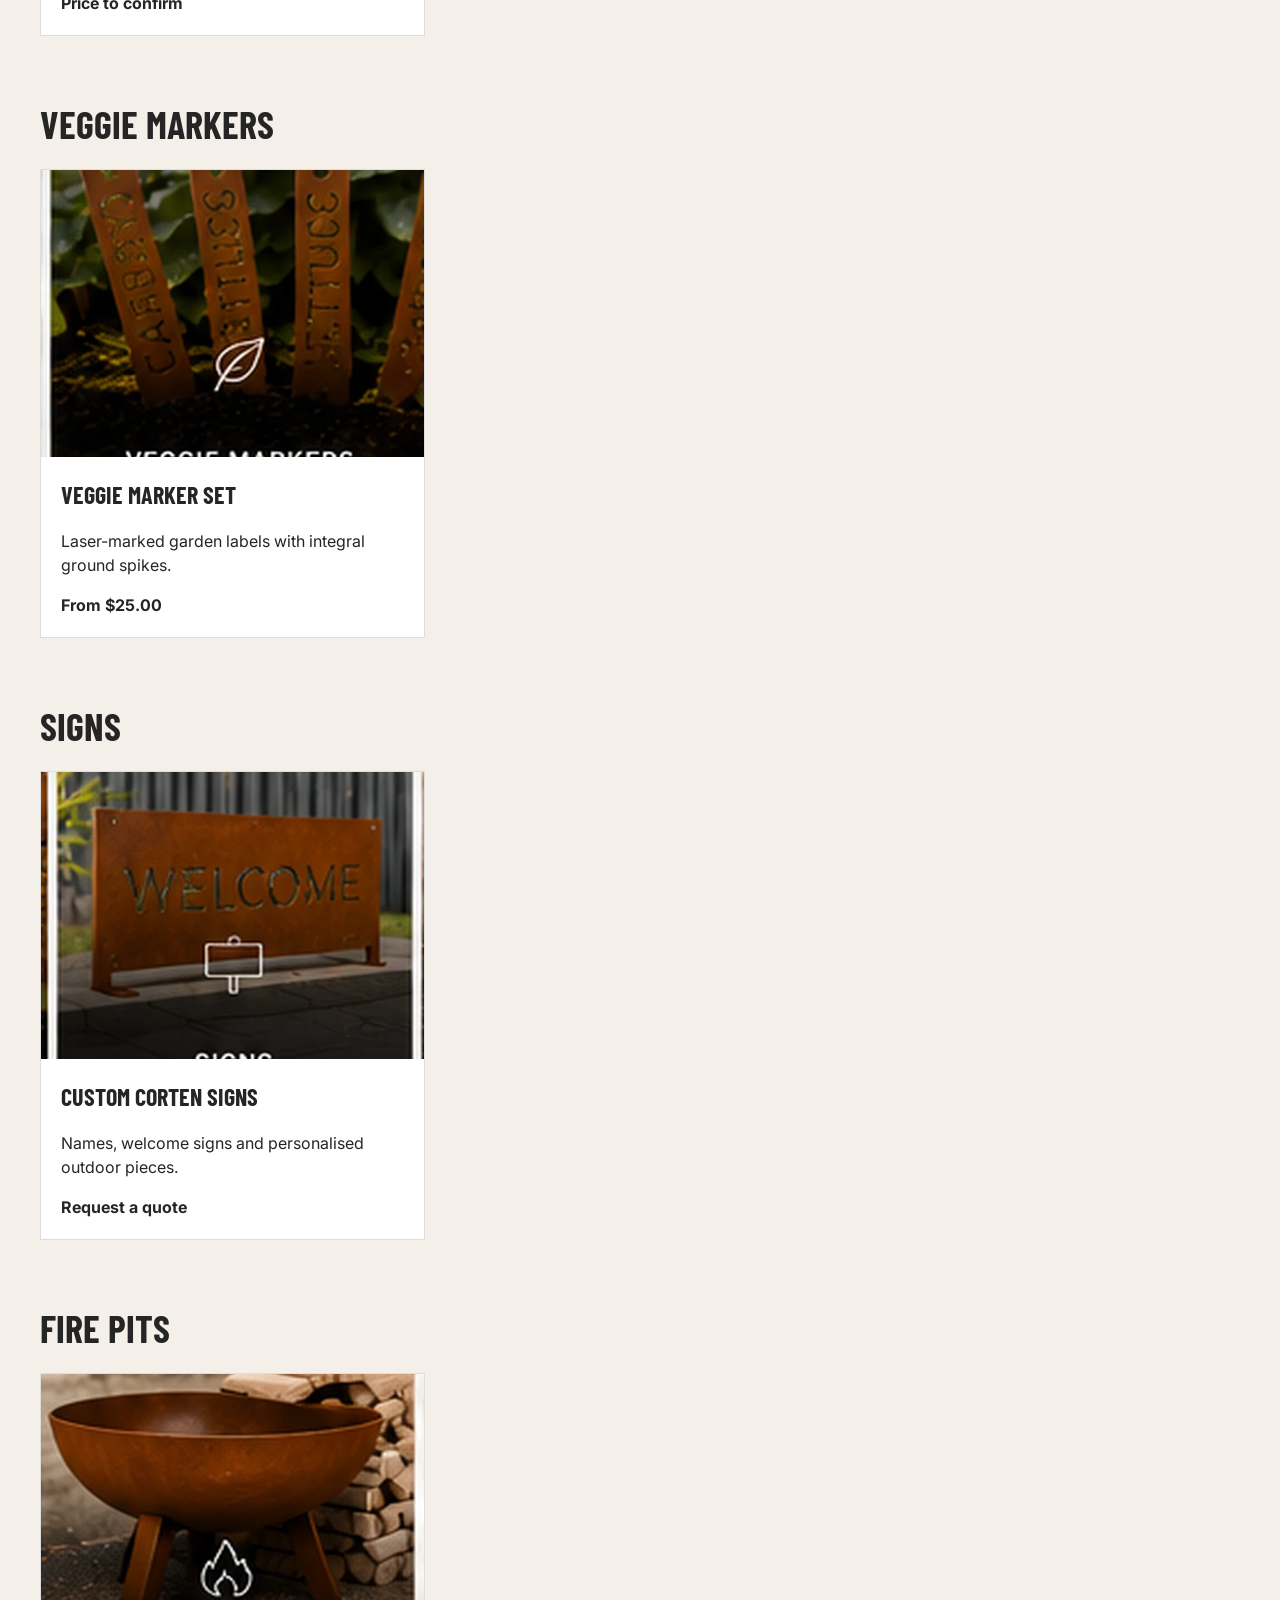
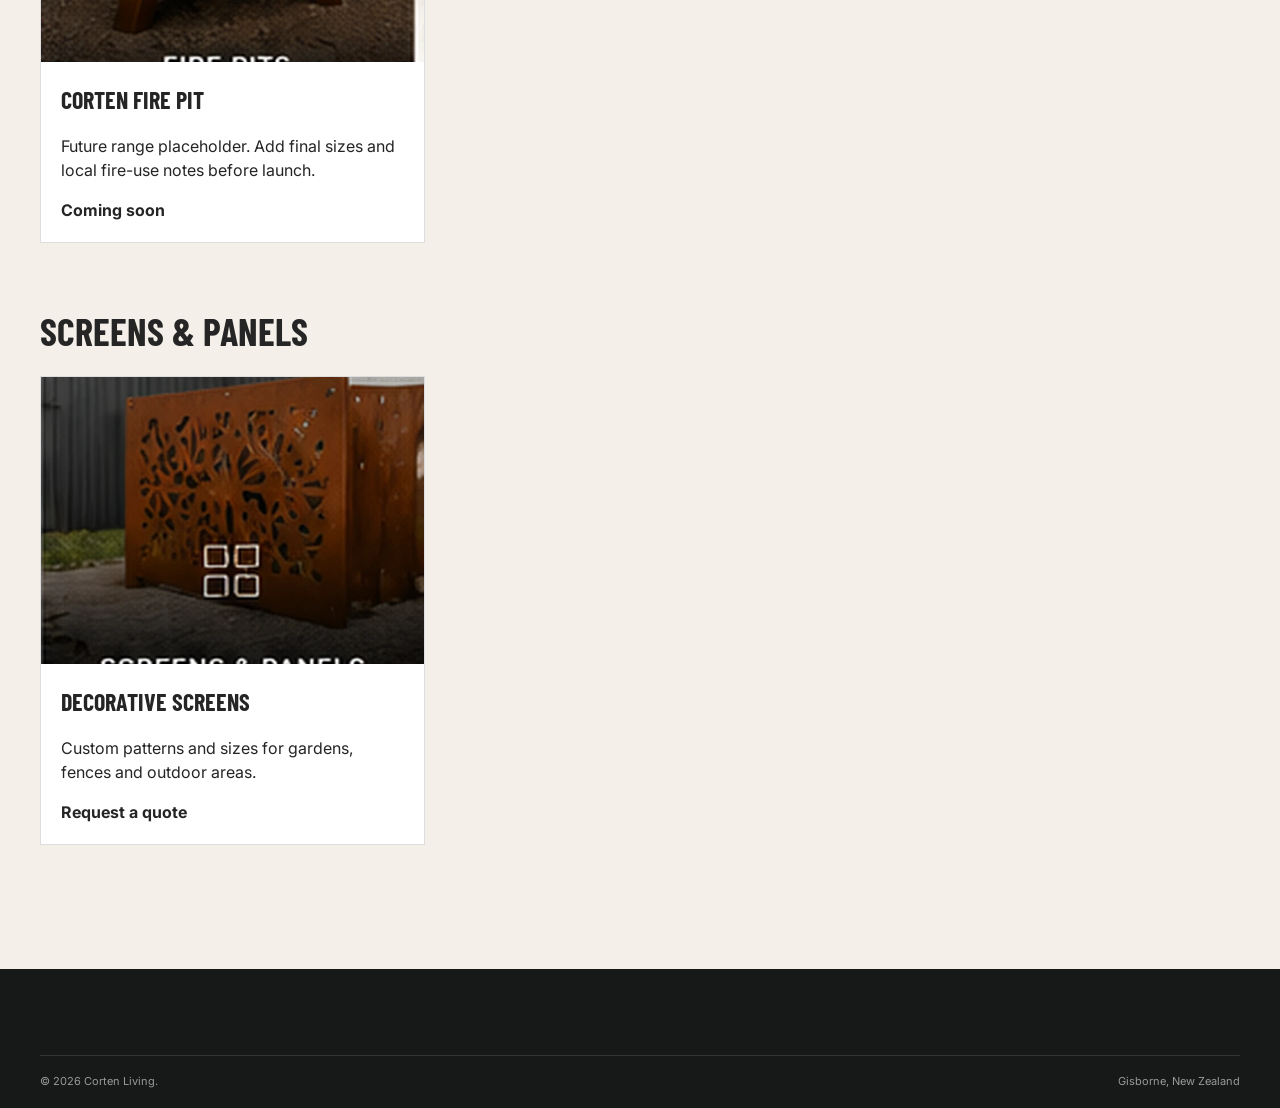
<file: shop.html>
<!doctype html><html lang="en-NZ"><head><meta charset="utf-8"><meta name="viewport" content="width=device-width,initial-scale=1"><title>Shop | Corten Living</title><link rel="preconnect" href="https://fonts.googleapis.com"><link rel="preconnect" href="https://fonts.gstatic.com" crossorigin><link href="https://fonts.googleapis.com/css2?family=Barlow+Condensed:wght@500;600;700&family=Inter:wght@400;500;600&display=swap" rel="stylesheet"><link rel="stylesheet" href="styles.css"><script defer src="script.js"></script></head><body>
<header class="site-header"><a class="wordmark" href="index.html"><img src="corten-living-logo.png" alt="Corten Living logo" class="site-logo"></a><button class="menu-toggle" aria-label="Open menu" aria-expanded="false">☰</button><nav class="site-nav" aria-label="Main navigation"><a href="index.html">Home</a><a class="active" href="shop.html">Shop</a><a href="instant-quote.html">Instant Quote</a><a href="custom-work.html">Custom Work</a><a href="about.html">About</a><a href="contact.html">Contact</a></nav><a class="shop-icon" href="shop.html">▢</a></header>
<section class="page-hero"><div class="container"><p class="eyebrow rust">Shop Corten Living</p><h1>Products made to last</h1><p>This starter shop is ready for your real product photos, descriptions, prices and Trade Me or Shopify links.</p></div></section>
<main class="content-section"><div class="container">
<section class="shop-section" id="house-numbers"><h2>House Numbers</h2><div class="simple-card-grid"><article class="simple-card"><img src="house-numbers.webp" alt="Corten house number"><div><h3>Custom House Number</h3><p>Laser-cut from 3 mm Corten steel. Multiple sizes and fixing choices.</p><strong>From $45.00</strong></div></article></div></section>
<section class="shop-section" id="garden-edging"><h2>Garden Edging</h2><div class="simple-card-grid"><article class="simple-card"><img src="garden-edging.webp" alt="Corten garden edging"><div><h3>100 mm Garden Edging</h3><p>3 mm Corten steel edging. Current design concept: 100 mm visible with 75 mm buried.</p><strong>Price to confirm</strong></div></article></div></section>
<section class="shop-section" id="veggie-markers"><h2>Veggie Markers</h2><div class="simple-card-grid"><article class="simple-card"><img src="veggie-markers.webp" alt="Corten veggie markers"><div><h3>Veggie Marker Set</h3><p>Laser-marked garden labels with integral ground spikes.</p><strong>From $25.00</strong></div></article></div></section>
<section class="shop-section" id="signs"><h2>Signs</h2><div class="simple-card-grid"><article class="simple-card"><img src="signs.webp" alt="Corten sign"><div><h3>Custom Corten Signs</h3><p>Names, welcome signs and personalised outdoor pieces.</p><strong>Request a quote</strong></div></article></div></section>
<section class="shop-section" id="fire-pits"><h2>Fire Pits</h2><div class="simple-card-grid"><article class="simple-card"><img src="fire-pits.webp" alt="Corten fire pit"><div><h3>Corten Fire Pit</h3><p>Future range placeholder. Add final sizes and local fire-use notes before launch.</p><strong>Coming soon</strong></div></article></div></section>
<section class="shop-section" id="screens"><h2>Screens &amp; Panels</h2><div class="simple-card-grid"><article class="simple-card"><img src="screens-panels.webp" alt="Decorative Corten screen"><div><h3>Decorative Screens</h3><p>Custom patterns and sizes for gardens, fences and outdoor areas.</p><strong>Request a quote</strong></div></article></div></section>
</div></main>
<footer class="site-footer"><div class="container footer-bottom"><span>© <span class="current-year"></span> Corten Living.</span><span>Gisborne, New Zealand</span></div></footer></body></html>
</file>
<file: styles.css>
:root{--black:#0c0d0d;--charcoal:#171818;--cream:#f4efe8;--rust:#b74d1d;--rust-dark:#8e3714;--text:#252525;--muted:#6c6862;--line:#d8d0c7;--white:#fff;--max:1200px}
*{box-sizing:border-box}html{scroll-behavior:smooth}body{margin:0;font-family:Inter,Arial,sans-serif;color:var(--text);background:var(--cream);line-height:1.5}img{max-width:100%;display:block}a{color:inherit;text-decoration:none}.container{width:min(var(--max),calc(100% - 42px));margin:auto}.site-header{height:86px;display:grid;grid-template-columns:240px 1fr 40px;align-items:center;padding:0 max(24px,calc((100vw - var(--max))/2));background:rgba(10,11,11,.98);color:#fff;position:sticky;top:0;z-index:30;border-bottom:1px solid rgba(255,255,255,.06)}.wordmark{display:inline-flex;flex-direction:column;width:max-content;line-height:.9;letter-spacing:.28em}.wordmark span{font-size:27px;font-weight:700;color:#bf5a2c}.wordmark small{font-size:11px;letter-spacing:.55em;margin:8px 0 0 5px;color:#ddd}.site-nav{display:flex;justify-content:center;gap:34px;font-family:"Barlow Condensed",sans-serif;text-transform:uppercase;letter-spacing:.06em;font-weight:600}.site-nav a{padding:31px 0 25px;position:relative}.site-nav a:hover:after,.site-nav a.active:after{content:"";position:absolute;left:0;right:0;bottom:18px;height:2px;background:var(--rust)}.shop-icon{font-size:28px;transform:rotate(45deg);text-align:center}.menu-toggle{display:none;background:none;border:0;color:white;font-size:25px}.hero{min-height:480px;background:url('hero-clean.webp') center/cover no-repeat;position:relative;color:white}.hero-shade{position:absolute;inset:0;background:linear-gradient(90deg,rgba(5,5,5,.92) 0%,rgba(5,5,5,.7) 35%,rgba(5,5,5,.08) 72%)}.hero-content{position:relative;z-index:1;padding-top:78px}.eyebrow{text-transform:uppercase;letter-spacing:.12em;font-size:13px;font-weight:600}.hero h1,.section-heading h2,.custom-cta h2,.page-hero h1{font-family:"Barlow Condensed",sans-serif;text-transform:uppercase;line-height:.93;letter-spacing:.015em}.hero h1{font-size:clamp(56px,7vw,88px);margin:16px 0 18px}.accent-line{display:block;width:48px;height:3px;background:var(--rust);margin:0 0 18px}.hero-copy{max-width:490px;font-size:17px}.button-row{display:flex;gap:14px;margin-top:24px}.button{display:inline-flex;align-items:center;justify-content:center;min-height:46px;padding:0 26px;border:1px solid currentColor;text-transform:uppercase;letter-spacing:.06em;font-size:13px;font-weight:700;transition:.2s}.button:hover{transform:translateY(-2px)}.button-primary{background:var(--rust);border-color:var(--rust);color:#fff}.button-primary:hover{background:var(--rust-dark)}.button-outline{color:#fff;border-color:rgba(255,255,255,.85);background:rgba(0,0,0,.15)}.category-strip{display:grid;grid-template-columns:repeat(6,1fr);background:#111}.category-card{height:185px;position:relative;display:flex;flex-direction:column;align-items:center;justify-content:flex-end;padding:20px;color:#fff;text-transform:uppercase;letter-spacing:.06em;font-size:13px;text-align:center;border-right:2px solid rgba(255,255,255,.8);background-image:linear-gradient(0deg,rgba(0,0,0,.9),rgba(0,0,0,.03) 70%),var(--image);background-size:cover;background-position:center;overflow:hidden}.category-card:last-child{border-right:0}.category-card:before{content:"";position:absolute;inset:0;background:rgba(183,77,29,0);transition:.25s}.category-card:hover:before{background:rgba(183,77,29,.23)}.category-card>*{position:relative}.category-icon{font-size:32px;margin-bottom:10px}.benefits{background:#fff;padding:33px 0}.benefit-grid{display:grid;grid-template-columns:repeat(4,1fr)}.benefit-grid article{display:flex;gap:17px;padding:5px 24px;border-right:1px solid #ddd}.benefit-grid article:last-child{border:0}.benefit-grid article>span{font-size:38px;color:var(--rust);line-height:1}.benefit-grid h3{font-size:13px;text-transform:uppercase;margin:0 0 5px}.benefit-grid p{font-size:12px;margin:0;color:#444}.section-pad{padding:66px 0}.section-heading{display:flex;align-items:flex-end;justify-content:space-between;margin-bottom:22px}.section-heading h2{font-size:42px;margin:3px 0 0}.rust{color:var(--rust);margin:0}.text-link{text-transform:uppercase;font-size:12px;font-weight:600}.product-grid{display:grid;grid-template-columns:repeat(5,1fr);gap:15px}.product-card{background:#fff;border:1px solid #e4ddd6;display:flex;flex-direction:column}.product-card img{width:100%;aspect-ratio:1/1;object-fit:cover}.product-info{text-align:center;padding:18px 14px 16px;display:flex;flex-direction:column;align-items:center;flex:1}.product-info h3{font-family:"Barlow Condensed",sans-serif;text-transform:uppercase;font-size:18px;margin:0 0 4px}.product-info p{font-size:12px;color:var(--muted);margin:0 0 8px}.product-info strong{margin-top:auto;font-size:16px}.button-small{min-height:37px;margin-top:13px;width:100%;padding:0 10px;color:var(--rust);border-color:var(--rust);font-size:11px}.custom-cta{min-height:240px;background:url('custom-work.webp') center/cover no-repeat;position:relative;color:#fff}.custom-cta-shade{position:absolute;inset:0;background:linear-gradient(90deg,rgba(13,7,3,.2),rgba(13,7,3,.87) 63%,rgba(13,7,3,.98))}.custom-cta-inner{position:relative;min-height:240px;display:grid;grid-template-columns:90px 1fr auto;align-items:center;gap:28px}.custom-symbol{font-size:60px;color:var(--rust)}.custom-cta h2{font-size:38px;margin:0}.custom-cta h3{color:var(--rust);text-transform:uppercase;margin:0;font-size:21px}.custom-cta p{font-size:13px;max-width:450px}.site-footer{background:#171818;color:#d7d7d7;padding:48px 0 18px}.footer-grid{display:grid;grid-template-columns:1.2fr .8fr .9fr 1.25fr;gap:52px}.footer-grid h3{text-transform:uppercase;font-size:13px;letter-spacing:.1em;color:#fff;margin:0 0 16px}.footer-grid p,.footer-grid a{display:block;font-size:13px;line-height:1.7;color:#c9c9c9}.footer-logo{margin-bottom:20px}.footer-form{display:grid;gap:8px}.footer-form input,.footer-form textarea,.page-form input,.page-form textarea,.page-form select{width:100%;background:transparent;border:1px solid #5a5a5a;color:#fff;padding:11px 12px;font:inherit}.footer-form textarea{height:80px;resize:vertical}.footer-form .button{justify-self:start}.footer-bottom{display:flex;justify-content:space-between;border-top:1px solid #343434;margin-top:38px;padding-top:17px;font-size:11px;color:#999}.page-hero{background:#171818;color:#fff;padding:75px 0}.page-hero h1{font-size:64px;margin:0}.page-hero p{max-width:650px;color:#d2d2d2}.content-section{padding:64px 0}.content-grid{display:grid;grid-template-columns:1fr 1fr;gap:50px;align-items:start}.shop-section{scroll-margin-top:100px;margin-bottom:60px}.shop-section h2{font-family:"Barlow Condensed";text-transform:uppercase;font-size:38px;margin-bottom:16px}.simple-card-grid{display:grid;grid-template-columns:repeat(3,1fr);gap:22px}.simple-card{background:white;border:1px solid #ddd}.simple-card img{width:100%;aspect-ratio:4/3;object-fit:cover}.simple-card div{padding:20px}.simple-card h3{margin:0 0 7px;font-family:"Barlow Condensed";font-size:24px;text-transform:uppercase}.page-form{background:#242525;padding:28px;color:#fff;display:grid;gap:12px}.page-form textarea{min-height:150px}.notice{font-size:13px;color:#777;margin-top:10px}.form-success{padding:12px;background:#e9f4ea;color:#285e2c;margin-top:10px;display:none}
@media(max-width:1050px){.site-nav{gap:28px}.product-grid{grid-template-columns:repeat(3,1fr)}.category-strip{grid-template-columns:repeat(3,1fr)}.category-card{border-bottom:2px solid rgba(255,255,255,.8)}.benefit-grid{grid-template-columns:repeat(2,1fr);gap:20px}.footer-grid{grid-template-columns:repeat(2,1fr)}.simple-card-grid{grid-template-columns:repeat(2,1fr)}}
@media(max-width:760px){.site-header{height:72px;grid-template-columns:1fr auto auto;padding:0 20px}.wordmark span{font-size:23px}.site-nav{display:none;position:absolute;left:0;right:0;top:72px;background:#111;flex-direction:column;gap:0;padding:15px 25px 25px}.site-nav.open{display:flex}.site-nav a{padding:13px 0}.site-nav a:hover:after,.site-nav a.active:after{bottom:6px}.menu-toggle{display:block}.shop-icon{margin-left:15px}.hero{min-height:520px;background-position:62% center}.hero-shade{background:linear-gradient(90deg,rgba(5,5,5,.92),rgba(5,5,5,.55))}.hero-content{padding-top:65px}.category-strip{grid-template-columns:repeat(2,1fr)}.category-card{height:170px}.benefit-grid{grid-template-columns:1fr}.benefit-grid article{border-right:0;border-bottom:1px solid #ddd;padding:15px 0}.product-grid{grid-template-columns:repeat(2,1fr)}.custom-cta-inner{grid-template-columns:1fr;padding:45px 0;gap:10px}.custom-symbol{display:none}.custom-cta .button{justify-self:start}.footer-grid,.content-grid{grid-template-columns:1fr}.footer-bottom{gap:20px;flex-direction:column}.simple-card-grid{grid-template-columns:1fr}.page-hero h1{font-size:48px}}
@media(max-width:480px){.container{width:min(100% - 28px,var(--max))}.hero h1{font-size:50px}.button-row{flex-direction:column;align-items:flex-start}.button-row .button{width:100%}.category-card{height:145px;font-size:11px}.product-grid{grid-template-columns:1fr}.section-heading{align-items:flex-start;gap:18px;flex-direction:column}.section-heading h2{font-size:36px}}

/* Instant Quote homepage callout */
.quote-banner{background:#242626;color:#fff;border-top:1px solid #363838;border-bottom:1px solid #363838}.quote-banner-inner{display:grid;grid-template-columns:auto 1fr auto;gap:20px;align-items:center;padding:20px 0}.quote-banner-icon{width:52px;height:52px;border:1px solid var(--rust);color:var(--rust);display:grid;place-items:center;font-size:25px}.quote-banner h2{font:600 25px "Barlow Condensed",sans-serif;text-transform:uppercase;margin:0}.quote-banner p{margin:2px 0 0;color:#bbb;font-size:12px}.quote-banner .button{white-space:nowrap}
@media(max-width:900px){.quote-banner-inner{grid-template-columns:auto 1fr}.quote-banner .button{grid-column:1/-1;justify-self:start}}
@media(max-width:620px){.quote-banner-inner{grid-template-columns:1fr}.quote-banner-icon{display:none}}

/* logo override */
.wordmark{display:inline-flex;flex-direction:row;align-items:center;width:max-content;line-height:1;letter-spacing:0}
.site-logo{display:block;height:68px;width:auto;max-width:100%}
.footer-logo .site-logo{height:96px}
@media(max-width:760px){
  .site-logo{height:52px}
  .footer-logo .site-logo{height:76px}
}


/* updated logo + clean hero */
.site-logo{height:88px;}
.footer-logo .site-logo{height:120px;}
.hero{min-height:520px;background-position:center center;}
@media(max-width:760px){.site-logo{height:64px}.footer-logo .site-logo{height:86px}.hero{min-height:500px;background-position:68% center}}
</file>
<file: instant-quote.css>
.quote-page{background:#111313;color:#222}.quote-hero{background:radial-gradient(circle at 80% 10%,rgba(183,77,29,.24),transparent 34%),#171818;color:#fff;border-top:1px solid rgba(255,255,255,.04);padding:46px 0}.quote-hero-inner{display:flex;justify-content:space-between;align-items:flex-end;gap:30px}.quote-hero h1{font:700 clamp(48px,6vw,78px)/.95 "Barlow Condensed",sans-serif;text-transform:uppercase;margin:5px 0 12px}.quote-hero p{max-width:760px;color:#d0ceca;margin:0}.quote-status{border:1px solid #454747;padding:10px 14px;font-size:12px;text-transform:uppercase;letter-spacing:.06em;white-space:nowrap}.quote-status span{display:inline-block;width:8px;height:8px;background:#72c47f;border-radius:50%;margin-right:7px;box-shadow:0 0 0 4px rgba(114,196,127,.12)}.quote-workspace{background:#ede8e1;padding:38px 0 72px}.quote-layout{display:grid;grid-template-columns:minmax(0,1fr) 360px;gap:26px;align-items:start}.quote-main{min-width:0}.quote-steps{list-style:none;display:grid;grid-template-columns:repeat(3,1fr);padding:0;margin:0 0 20px;background:#242626;color:#aaa;border:1px solid #333}.quote-steps li{display:flex;align-items:center;gap:9px;padding:14px 18px;border-right:1px solid #3b3d3d;text-transform:uppercase;font-size:12px;font-weight:700;letter-spacing:.06em}.quote-steps li:last-child{border:0}.quote-steps span{display:grid;place-items:center;width:25px;height:25px;border:1px solid #666;border-radius:50%}.quote-steps li.active{color:#fff}.quote-steps li.active span{background:var(--rust);border-color:var(--rust)}.quote-panel{background:#fff;border:1px solid #d7cfc6;padding:26px;margin-bottom:20px;box-shadow:0 7px 24px rgba(30,22,16,.05)}.panel-heading{display:flex;align-items:flex-start;justify-content:space-between;gap:20px;margin-bottom:21px}.panel-kicker{margin:0 0 3px;text-transform:uppercase;color:var(--rust);font-size:11px;font-weight:700;letter-spacing:.12em}.panel-heading h2,.summary-top h2{font:600 31px/1 "Barlow Condensed",sans-serif;text-transform:uppercase;margin:0}.text-button{border:0;background:none;color:var(--rust);font:600 12px/1 Inter,sans-serif;text-transform:uppercase;letter-spacing:.06em;padding:6px;cursor:pointer}.text-button:hover{text-decoration:underline}.text-button.danger{color:#8a2d24}.drop-zone{min-height:250px;border:2px dashed #b7aaa0;background:linear-gradient(135deg,#faf8f5,#f1ebe5);display:flex;flex-direction:column;align-items:center;justify-content:center;text-align:center;padding:34px;cursor:pointer;transition:.2s}.drop-zone:hover,.drop-zone.dragover{border-color:var(--rust);background:#fbf3ed;transform:translateY(-1px)}.upload-mark{width:52px;height:52px;border:1px solid var(--rust);color:var(--rust);display:grid;place-items:center;border-radius:50%;font-size:30px;margin-bottom:14px}.drop-zone strong{font:600 25px "Barlow Condensed",sans-serif;text-transform:uppercase}.drop-zone>span:not(.upload-mark){font-size:13px;color:#665f59;margin-top:2px}.drop-zone small{font-size:11px;color:#8c837c;margin-top:14px}.upload-message{font-size:13px;margin-top:12px;min-height:20px}.upload-message.error{color:#9b2e23}.upload-message.success{color:#246935}.part-tabs{display:flex;gap:7px;overflow:auto;margin:-4px 0 17px;padding-bottom:3px}.part-tab{border:1px solid #cfc5bc;background:#f7f3ef;padding:9px 12px;cursor:pointer;max-width:200px;white-space:nowrap;overflow:hidden;text-overflow:ellipsis;font-size:12px}.part-tab.active{background:#242626;color:#fff;border-color:#242626}.part-detail-grid{display:grid;grid-template-columns:minmax(0,1fr) 235px;gap:20px}.drawing-preview{background:#171919;border:1px solid #303232;min-height:420px;display:flex;flex-direction:column}.preview-toolbar{height:42px;display:flex;justify-content:space-between;align-items:center;padding:0 13px;color:#bbb;font-size:10px;text-transform:uppercase;letter-spacing:.08em;border-bottom:1px solid #303232}.preview-toolbar span:first-child{color:#fff;max-width:65%;overflow:hidden;text-overflow:ellipsis;white-space:nowrap}.drawing-preview svg{width:100%;height:378px;background-image:linear-gradient(rgba(255,255,255,.025) 1px,transparent 1px),linear-gradient(90deg,rgba(255,255,255,.025) 1px,transparent 1px);background-size:24px 24px}.dxf-entity{fill:none;stroke:#d76936;stroke-width:2.4;vector-effect:non-scaling-stroke}.dxf-hole{stroke:#f2a27e}.geometry-stats{display:grid;gap:8px;margin:0}.geometry-stats div{border:1px solid #ddd4cc;background:#f8f5f1;padding:12px}.geometry-stats dt{text-transform:uppercase;font-size:10px;color:#766d66;letter-spacing:.08em}.geometry-stats dd{font:600 21px "Barlow Condensed",sans-serif;margin:3px 0 0}.geometry-warning{background:#fff4d9;color:#665016;border-left:3px solid #d6a928;padding:12px 14px;font-size:12px;margin-top:15px}.form-grid{display:grid;grid-template-columns:repeat(2,1fr);gap:16px}.form-grid label,.notes-field{display:grid;gap:7px}.form-grid label>span,.notes-field>span{font-size:12px;text-transform:uppercase;font-weight:700;letter-spacing:.05em}.form-grid select,.form-grid input,.notes-field textarea{width:100%;border:1px solid #c9bfb6;background:#fff;padding:12px;color:#222;font:inherit}.form-grid input:focus,.form-grid select:focus,.notes-field textarea:focus{outline:2px solid rgba(183,77,29,.2);border-color:var(--rust)}.process-options{border:0;padding:0;margin:25px 0}.process-options legend{font-size:12px;text-transform:uppercase;font-weight:700;letter-spacing:.05em;margin-bottom:9px}.process-options label{display:grid;grid-template-columns:auto 1fr auto;align-items:center;gap:13px;padding:13px;border:1px solid #d8d0c8;border-bottom:0;cursor:pointer}.process-options label:last-child{border-bottom:1px solid #d8d0c8}.process-options label:has(input:checked){background:#fff6f0;border-color:#d9a187}.process-options input{accent-color:var(--rust);width:17px;height:17px}.process-options span{display:flex;flex-direction:column}.process-options strong{font-size:13px}.process-options small{color:#777;font-size:11px}.process-options b{font-size:12px;color:var(--rust)}.notes-field textarea{min-height:105px;resize:vertical}.notes-field em{font-weight:400;text-transform:none;color:#888}.quote-summary{background:#202222;color:#fff;border-top:4px solid var(--rust);position:sticky;top:105px;padding:27px;box-shadow:0 12px 35px rgba(10,8,6,.22)}.summary-top{border-bottom:1px solid #3a3d3d;padding-bottom:18px}.summary-placeholder{min-height:270px;display:flex;flex-direction:column;align-items:center;justify-content:center;color:#929696;text-align:center}.summary-placeholder span{font-size:42px;color:#63321f}.summary-placeholder p{max-width:200px}.summary-part{display:flex;flex-direction:column;padding:19px 0 15px;border-bottom:1px solid #3a3d3d}.summary-part strong{font-size:14px;overflow:hidden;text-overflow:ellipsis;white-space:nowrap}.summary-part span{font-size:11px;color:#aaa}.summary-lines{margin:13px 0}.summary-lines div,.summary-gst{display:flex;justify-content:space-between;gap:16px;font-size:12px;padding:6px 0}.summary-lines dt{color:#b7b9b9}.summary-lines dd{margin:0;text-align:right}.summary-minimum{color:#e8a37f}.summary-subtotal,.summary-total{display:flex;justify-content:space-between;align-items:center;border-top:1px solid #3a3d3d;padding:14px 0}.summary-subtotal strong{font-size:16px}.summary-gst{color:#aaa;padding:0 0 13px}.summary-total{border-top:1px solid #6b4a3c;font-size:14px;text-transform:uppercase}.summary-total strong{font:700 30px "Barlow Condensed",sans-serif;color:#ef8858}.summary-button{width:100%;margin-top:9px}.email-button{background:transparent;color:#fff;border-color:#777}.disabled-button{background:#333;color:#777;border-color:#444;cursor:not-allowed}.disabled-button:hover{transform:none}.estimate-note{font-size:10px;color:#8f9393;line-height:1.5;margin:16px 0 0}.review-flag{font-size:11px;background:#50311e;border-left:3px solid #d77b43;padding:10px;color:#ffd9c4}.saved-quote-list{display:grid;gap:10px}.empty-state{color:#887f77;font-size:13px;margin:4px 0}.saved-quote-item{display:grid;grid-template-columns:1fr auto auto;gap:14px;align-items:center;border:1px solid #ddd4cb;padding:12px}.saved-quote-item strong{display:block;font-size:13px}.saved-quote-item small{color:#7d746d}.saved-quote-item button{border:0;background:none;color:var(--rust);cursor:pointer;font-size:11px;text-transform:uppercase;font-weight:700}.saved-quote-item button.delete{color:#8b3026}.quote-banner{background:#242626;color:#fff}.quote-banner-inner{display:grid;grid-template-columns:auto 1fr auto;gap:20px;align-items:center;padding:20px 0}.quote-banner-icon{width:52px;height:52px;border:1px solid var(--rust);color:var(--rust);display:grid;place-items:center;font-size:25px}.quote-banner h2{font:600 25px "Barlow Condensed",sans-serif;text-transform:uppercase;margin:0}.quote-banner p{margin:2px 0 0;color:#bbb;font-size:12px}.quote-banner .button{white-space:nowrap}
@media(max-width:1120px){.quote-layout{grid-template-columns:minmax(0,1fr) 320px}.part-detail-grid{grid-template-columns:1fr}.geometry-stats{grid-template-columns:repeat(3,1fr)}.site-nav{gap:24px}}
@media(max-width:900px){.quote-layout{grid-template-columns:1fr}.quote-summary{position:static}.quote-hero-inner{align-items:flex-start;flex-direction:column}.quote-status{white-space:normal}.quote-banner-inner{grid-template-columns:auto 1fr}.quote-banner .button{grid-column:1/-1;justify-self:start}.quote-steps li{padding:12px}.quote-steps li{font-size:10px}}
@media(max-width:620px){.quote-workspace{padding-top:20px}.quote-panel{padding:18px}.quote-steps li{justify-content:center}.quote-steps li{font-size:0}.quote-steps span{font-size:12px}.drop-zone{min-height:215px;padding:22px}.part-detail-grid{gap:12px}.drawing-preview{min-height:330px}.drawing-preview svg{height:288px}.geometry-stats{grid-template-columns:repeat(2,1fr)}.form-grid{grid-template-columns:1fr}.process-options label{grid-template-columns:auto 1fr}.process-options b{grid-column:2}.saved-quote-item{grid-template-columns:1fr auto}.saved-quote-item .delete{grid-column:2}.quote-banner-inner{grid-template-columns:1fr}.quote-banner-icon{display:none}}

/* Instant Quote multi-file basket */
.part-tab-item{display:flex;align-items:stretch;border:1px solid #cfc5bc;background:#f7f3ef;flex:0 0 auto;max-width:260px}
.part-tab-item.active{background:#242626;border-color:#242626}
.part-tab-item .part-tab{border:0;background:transparent;padding:9px 8px 9px 12px;cursor:pointer;max-width:205px;white-space:nowrap;overflow:hidden;text-overflow:ellipsis;font-size:12px;color:#222}
.part-tab-item.active .part-tab{color:#fff}
.part-tab-close{border:0;border-left:1px solid #d6ccc4;background:transparent;color:#8a2d24;width:32px;cursor:pointer;font-size:18px;line-height:1}
.part-tab-item.active .part-tab-close{border-left-color:#454747;color:#e6a080}
.part-tab-close:hover{background:rgba(138,45,36,.08)}

.summary-selection{display:flex;justify-content:space-between;gap:14px;align-items:flex-start;padding:16px 0 13px;border-bottom:1px solid #3a3d3d}
.summary-selection strong{font-size:13px}
.summary-selection span{color:#aaa;font-size:11px;text-align:right}
.quote-item-list{display:grid;gap:10px;margin:14px -4px 16px 0;max-height:470px;overflow:auto;padding-right:6px}
.quote-item-card{display:grid;grid-template-columns:76px minmax(0,1fr) auto;gap:10px;align-items:center;border:1px solid #3b3e3e;background:#292b2b;padding:8px;cursor:pointer;transition:border-color .16s,background .16s}
.quote-item-card:hover,.quote-item-card.active{border-color:#b74d1d;background:#30302f}
.quote-item-card:focus{outline:2px solid rgba(215,105,54,.5);outline-offset:1px}
.quote-item-thumb{height:64px;background:#181a1a;border:1px solid #3a3c3c;display:grid;place-items:center;overflow:hidden}
.quote-item-thumb svg{width:100%;height:100%}
.quote-item-thumb .dxf-entity{stroke-width:1.5}
.quote-item-details{min-width:0;display:flex;flex-direction:column;gap:3px}
.quote-item-name{font-size:11px;line-height:1.25;white-space:nowrap;overflow:hidden;text-overflow:ellipsis}
.quote-item-details>small{font-size:9px;color:#9fa2a2}
.quantity-row{display:flex;align-items:center;gap:7px;margin-top:5px}
.quantity-label{font-size:9px;color:#aeb0b0;text-transform:uppercase;letter-spacing:.08em}
.item-quantity{display:grid;grid-template-columns:25px 40px 25px;height:27px;border:1px solid #505353}
.item-quantity button,.item-quantity input{border:0;background:#202222;color:#fff;text-align:center;font:600 12px Inter,sans-serif;min-width:0;padding:0}
.item-quantity button{cursor:pointer;color:#e48a60;font-size:15px}
.item-quantity button:hover{background:#393b3b}
.item-quantity input{width:40px;border-left:1px solid #505353;border-right:1px solid #505353;-moz-appearance:textfield}
.item-quantity input::-webkit-outer-spin-button,.item-quantity input::-webkit-inner-spin-button{-webkit-appearance:none;margin:0}
.quote-item-price{align-self:stretch;display:flex;flex-direction:column;align-items:flex-end;justify-content:flex-end;min-width:68px}
.quote-item-price strong{font:600 17px "Barlow Condensed",sans-serif;color:#f08b5c}
.quote-item-price small{font-size:8px;color:#858989;text-transform:uppercase}
.quote-item-remove{margin:0 0 auto;border:0;background:none;color:#aaa;font-size:20px;line-height:1;cursor:pointer;padding:0 1px 4px 8px}
.quote-item-remove:hover{color:#f0926a}

@media(max-width:1120px){.quote-item-card{grid-template-columns:62px minmax(0,1fr) auto}.quote-item-thumb{height:56px}.item-quantity{grid-template-columns:23px 36px 23px}.item-quantity input{width:36px}.quote-item-price{min-width:62px}}
@media(max-width:620px){.quote-item-list{max-height:none}.quote-item-card{grid-template-columns:70px minmax(0,1fr) auto}.summary-selection{flex-direction:column;gap:4px}.summary-selection span{text-align:left}.part-tab-item .part-tab{max-width:170px}}

/* Standard sheet size validation */
.geometry-warning.error{background:#fde8e5;color:#7f1f17;border-left-color:#b82f23;font-weight:600}
.part-panel.sheet-error .drawing-preview{border-color:#b82f23;box-shadow:0 0 0 2px rgba(184,47,35,.16)}
.part-panel.sheet-error .dxf-entity{stroke:#ef5a4c}
.error-text{color:#a6261c!important}
.part-tab-item.error{border-color:#b83a2e;background:#fff0ee}
.part-tab-item.error .part-tab{color:#8f2118;font-weight:700}
.part-tab-item.error.active{background:#5b211d;border-color:#d4574b}
.part-tab-item.error.active .part-tab{color:#fff}
.quote-item-card.error{border-color:#b83a2e;background:#3b2523}
.quote-item-card.error:hover,.quote-item-card.error.active{border-color:#ef6b5f;background:#482927}
.quote-item-card.error .quote-item-thumb{border-color:#8e332b}
.sheet-error-label{color:#ff8b80!important;font-weight:700;text-transform:uppercase}
.quote-item-price.error strong{font-size:14px;color:#ff7569;text-align:right}
.quote-item-price.error small{color:#ff9d95}
.settings-link{color:#a64821;text-decoration:none;white-space:nowrap}.settings-link:hover{text-decoration:underline}.drop-zone small span{display:inline}@media(max-width:620px){.settings-link{white-space:normal}}

/* logo override */
.wordmark{display:inline-flex;flex-direction:row;align-items:center;width:max-content;line-height:1;letter-spacing:0}
.site-logo{display:block;height:68px;width:auto;max-width:100%}
@media(max-width:760px){
  .site-logo{height:52px}
}


/* updated logo */
.site-logo{height:88px;}
@media(max-width:760px){.site-logo{height:64px}}
</file>
<file: pricing-settings.css>
.settings-page{background:#111313;color:#222}.settings-hero{background:radial-gradient(circle at 82% 15%,rgba(183,77,29,.25),transparent 34%),#171818;color:#fff;padding:46px 0}.settings-hero-inner{display:flex;justify-content:space-between;align-items:flex-end;gap:28px}.settings-hero h1{font:700 clamp(46px,6vw,76px)/.95 "Barlow Condensed",sans-serif;text-transform:uppercase;margin:5px 0 12px}.settings-hero p{max-width:760px;color:#d0ceca;margin:0}.settings-workspace{background:#ede8e1;padding:36px 0 76px}.settings-shell{max-width:1120px}.local-warning{display:grid;grid-template-columns:180px 1fr;gap:18px;background:#fff4df;border:1px solid #e3bd78;border-left:5px solid #b74d1d;padding:18px 20px;margin-bottom:20px}.local-warning strong{text-transform:uppercase;letter-spacing:.05em}.local-warning span{color:#665744;line-height:1.55}.settings-card{background:#fff;border:1px solid #d7cfc6;padding:28px;margin-bottom:20px;box-shadow:0 7px 24px rgba(30,22,16,.05)}.card-heading{display:flex;justify-content:space-between;align-items:flex-start;gap:20px;margin-bottom:22px}.card-heading h2{font:700 31px/1 "Barlow Condensed",sans-serif;text-transform:uppercase;margin:3px 0}.card-heading>p{color:#777;max-width:350px;text-align:right;margin:0}.panel-kicker{color:#a64b25;font-size:11px;text-transform:uppercase;letter-spacing:.12em;font-weight:700;margin:0}.settings-grid{display:grid;grid-template-columns:repeat(3,minmax(0,1fr));gap:18px}.settings-grid.two-column{grid-template-columns:repeat(2,minmax(0,1fr))}.settings-grid.three-column{grid-template-columns:repeat(3,minmax(0,1fr))}.settings-grid label,.material-fields label{display:grid;gap:7px}.settings-grid label>span,.material-fields label>span,.thickness-label{font-size:12px;font-weight:700;text-transform:uppercase;letter-spacing:.04em;color:#3e3c39}.settings-grid em,.material-fields em{font-style:normal;color:#8e8983;font-weight:500;text-transform:none}.settings-grid input,.material-fields input,.material-name-input,.thickness-row input{width:100%;border:1px solid #cfc6bb;background:#fbfaf8;padding:12px 13px;font:500 15px Inter,sans-serif;color:#222}.settings-grid input:focus,.material-fields input:focus,.material-name-input:focus,.thickness-row input:focus{outline:2px solid rgba(183,77,29,.25);border-color:#b74d1d}.discount-heading{border-top:1px solid #e5dfd8;margin:25px 0 16px;padding-top:20px}.discount-heading h3{font:700 22px/1 "Barlow Condensed",sans-serif;text-transform:uppercase;margin:0 0 5px}.discount-heading p{color:#777;margin:0;font-size:13px}.materials-list{display:grid;gap:16px}.material-editor{border:1px solid #d7cfc6;background:#faf8f5}.material-editor.disabled{opacity:.67}.material-editor-header{display:grid;grid-template-columns:auto minmax(180px,1fr) auto;align-items:center;gap:14px;background:#292b2b;padding:14px 16px;color:#fff}.material-toggle{display:flex;align-items:center;gap:8px;font-size:12px;text-transform:uppercase;font-weight:700}.material-toggle input{accent-color:#b74d1d;width:17px;height:17px}.material-name-input{background:#363838;border-color:#555;color:#fff;padding:9px 11px;font:700 20px/1 "Barlow Condensed",sans-serif;text-transform:uppercase}.remove-material,.remove-thickness{border:0;background:transparent;color:#a73f24;font-weight:700;cursor:pointer}.remove-material{color:#ffb398;font-size:12px;text-transform:uppercase;letter-spacing:.04em}.material-editor-body{padding:20px}.material-fields{display:grid;grid-template-columns:repeat(3,minmax(0,1fr));gap:16px;margin-bottom:20px}.thickness-section{border-top:1px solid #ded7ce;padding-top:17px}.thickness-header{display:flex;justify-content:space-between;align-items:center;gap:12px;margin-bottom:12px}.thickness-header h3{font:700 20px/1 "Barlow Condensed",sans-serif;text-transform:uppercase;margin:0}.small-add{border:1px solid #b74d1d;background:transparent;color:#9d401b;padding:8px 11px;font-weight:700;cursor:pointer}.thickness-list{display:flex;flex-wrap:wrap;gap:10px}.thickness-row{display:grid;grid-template-columns:92px 28px;align-items:center;border:1px solid #d6cec5;background:#fff}.thickness-row input{border:0;padding:9px 10px}.remove-thickness{height:100%;border-left:1px solid #ddd4ca}.empty-thickness{color:#9a5a3e;background:#fff3e9;border:1px dashed #dcb79f;padding:12px}.settings-actions{position:sticky;bottom:0;z-index:5;display:flex;justify-content:space-between;align-items:center;gap:20px;background:rgba(29,31,31,.97);padding:16px 18px;box-shadow:0 -5px 25px rgba(0,0,0,.14)}.backup-actions,.save-actions{display:flex;align-items:center;gap:10px;flex-wrap:wrap}.outline-button{background:transparent!important;border:1px solid #a8a29b!important;color:inherit!important}.settings-actions .outline-button{color:#fff!important;border-color:#666!important}.import-button{cursor:pointer}.text-button{border:0;background:transparent;cursor:pointer;font-weight:700}.text-button.danger{color:#e99a7b}.save-actions #save-status{color:#b8d8bd;font-size:13px;min-width:120px;text-align:right}.button{border:0;cursor:pointer}.button-primary{background:#b74d1d;color:#fff}.button-primary:hover{background:#963c16}.material-id-note{font-size:11px;color:#888;margin:9px 0 0}.validation-error{background:#fff0ee;border:1px solid #d46b5c;color:#8d2418;padding:12px;margin-bottom:16px}.site-nav .quote-nav-link{color:#dc7b51}@media(max-width:900px){.settings-grid,.settings-grid.two-column,.settings-grid.three-column,.material-fields{grid-template-columns:repeat(2,minmax(0,1fr))}.settings-actions{position:static;align-items:flex-start;flex-direction:column}.save-actions{width:100%;justify-content:space-between}.settings-hero-inner{align-items:flex-start;flex-direction:column}.local-warning{grid-template-columns:1fr}}@media(max-width:620px){.settings-card{padding:20px}.settings-grid,.settings-grid.two-column,.settings-grid.three-column,.material-fields{grid-template-columns:1fr}.card-heading{flex-direction:column}.card-heading>p{text-align:left}.material-editor-header{grid-template-columns:auto 1fr}.remove-material{grid-column:1/-1;text-align:left}.settings-actions{padding:14px}.backup-actions,.save-actions{width:100%}.save-actions{align-items:stretch;flex-direction:column}.save-actions #save-status{text-align:left}.local-warning{padding:15px}}
</file>
